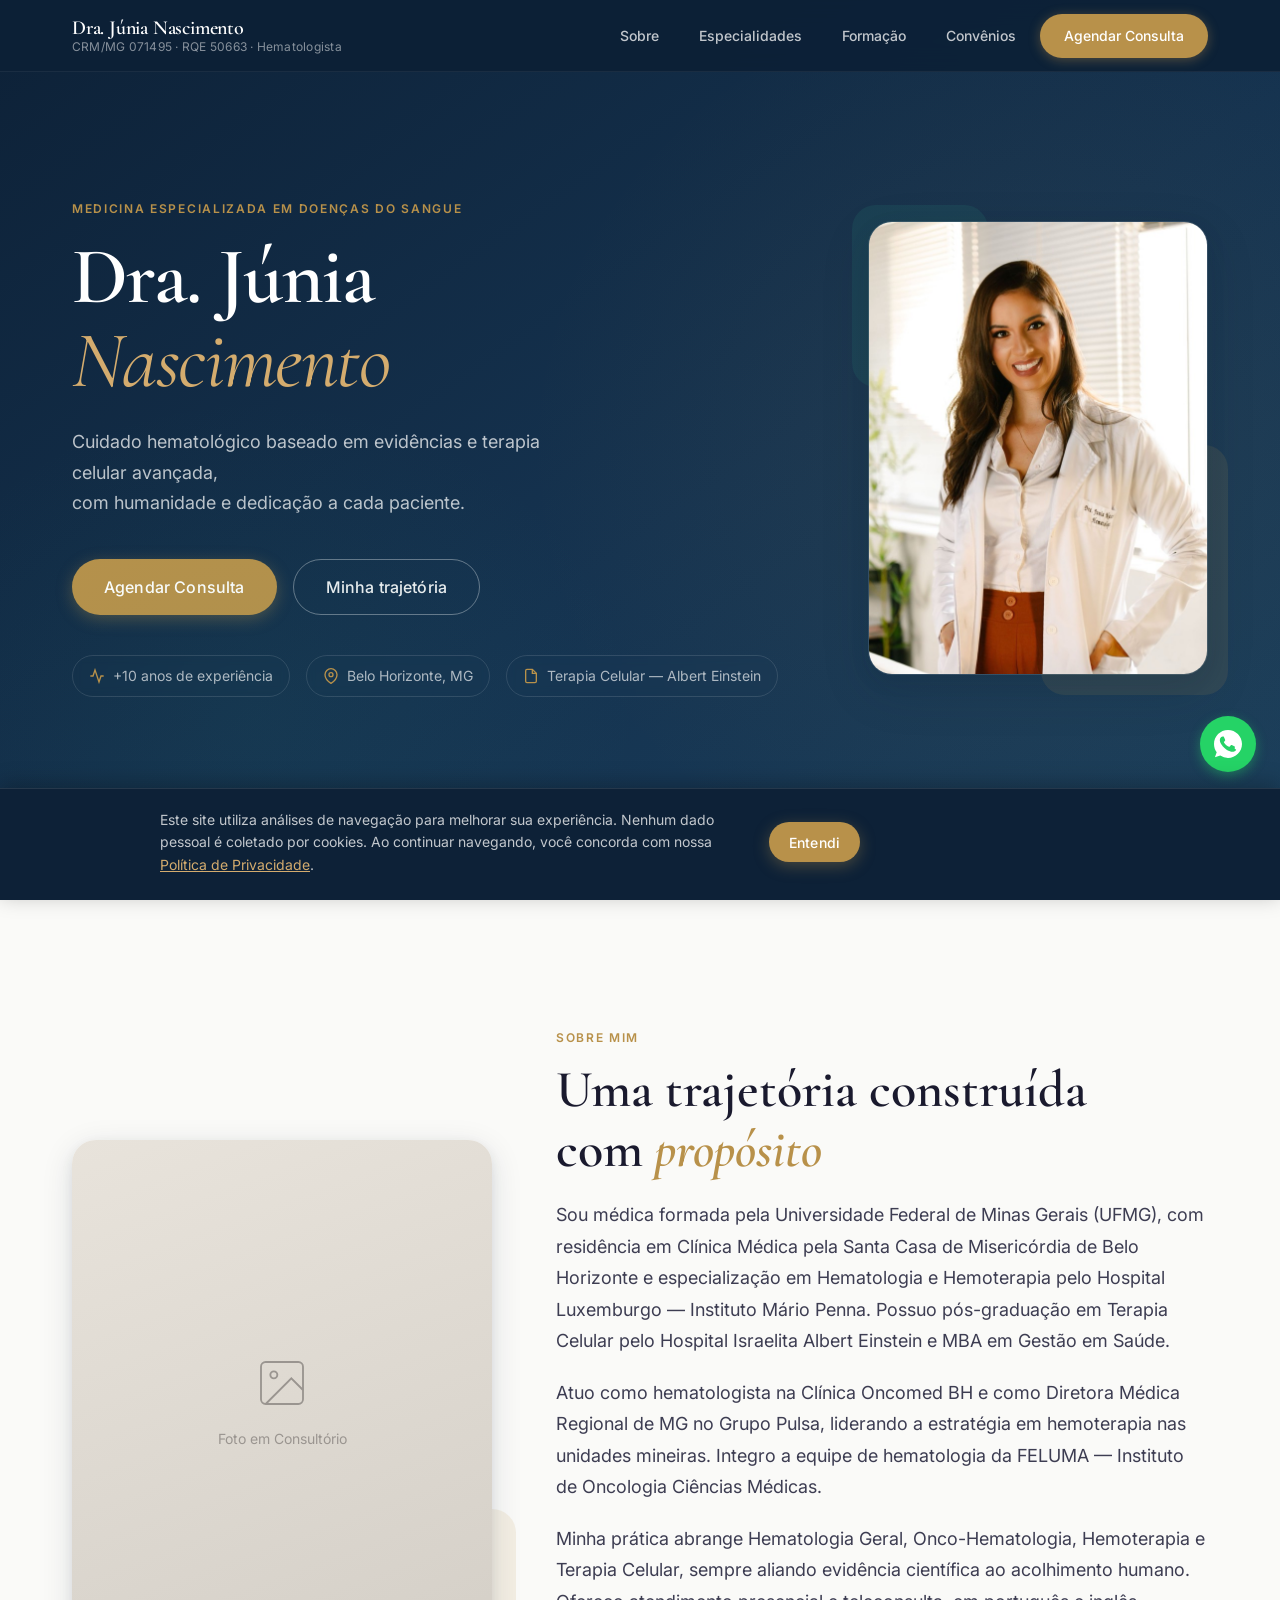
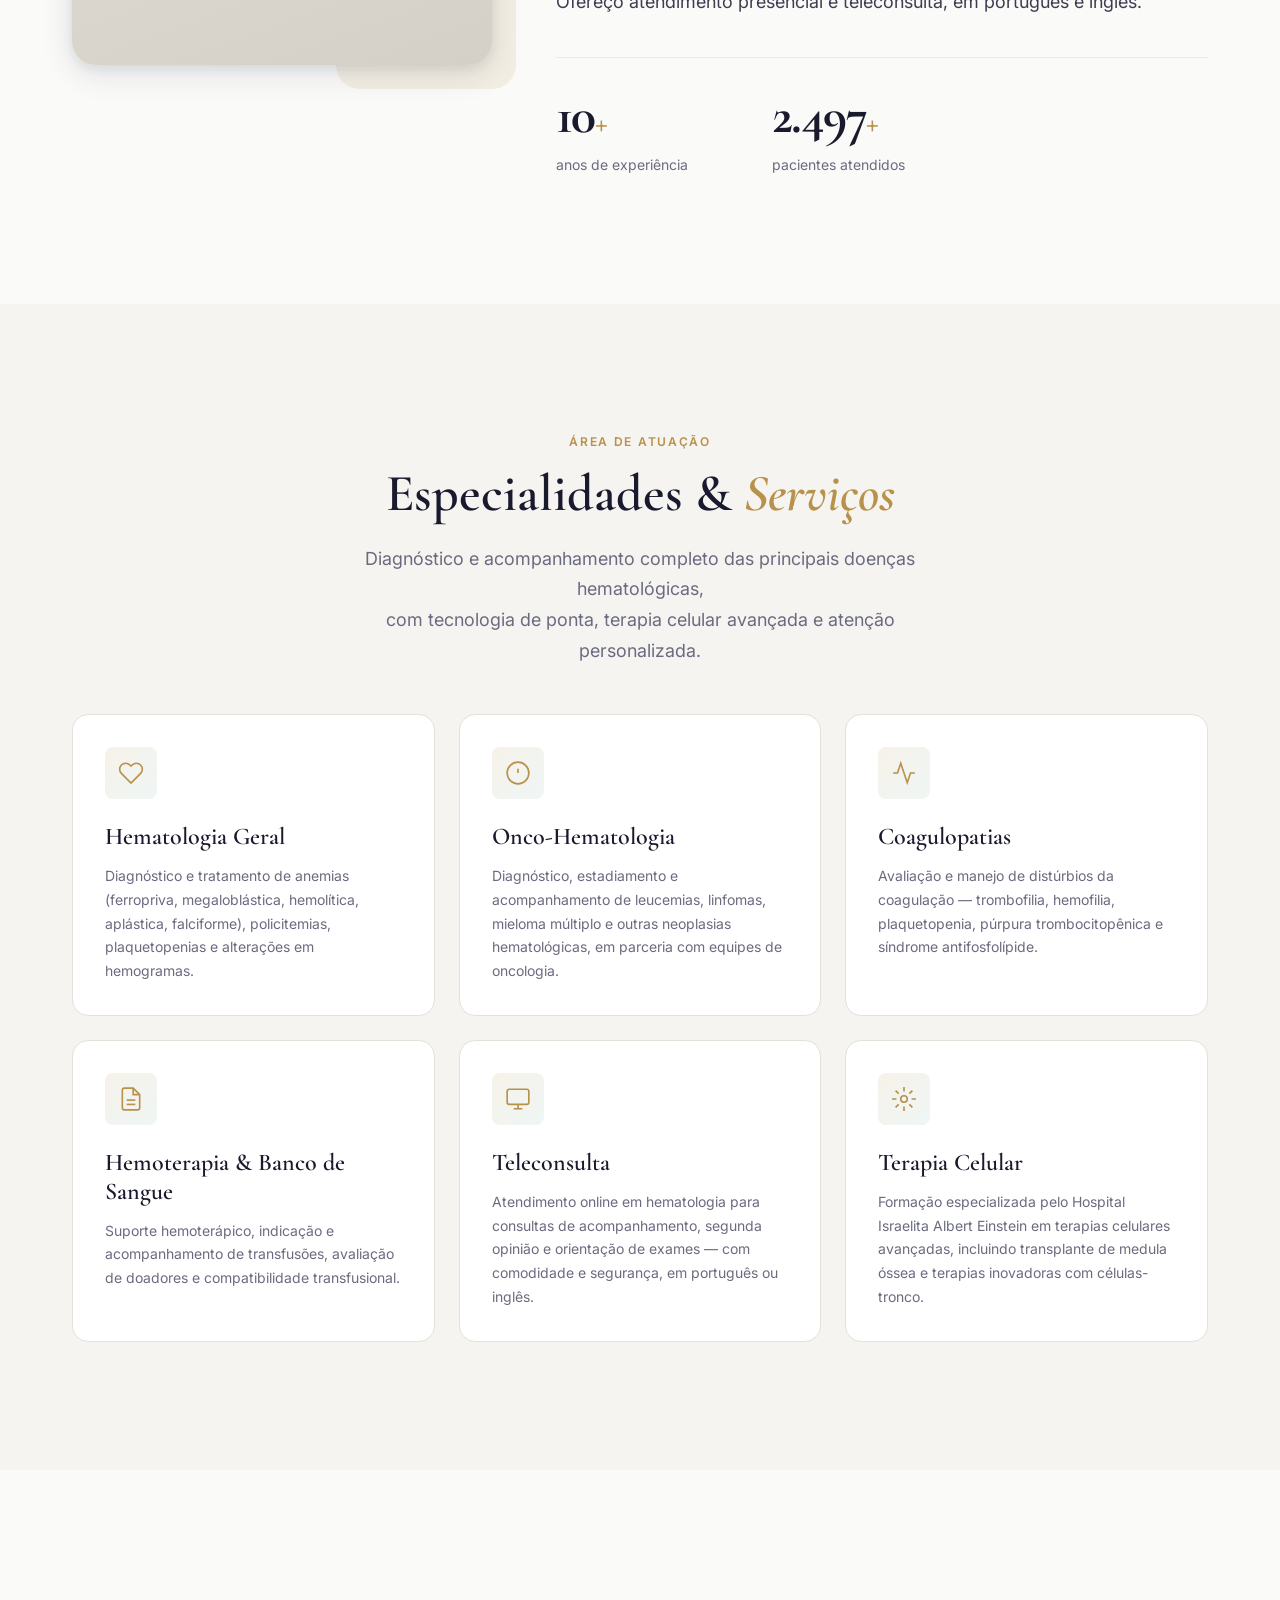
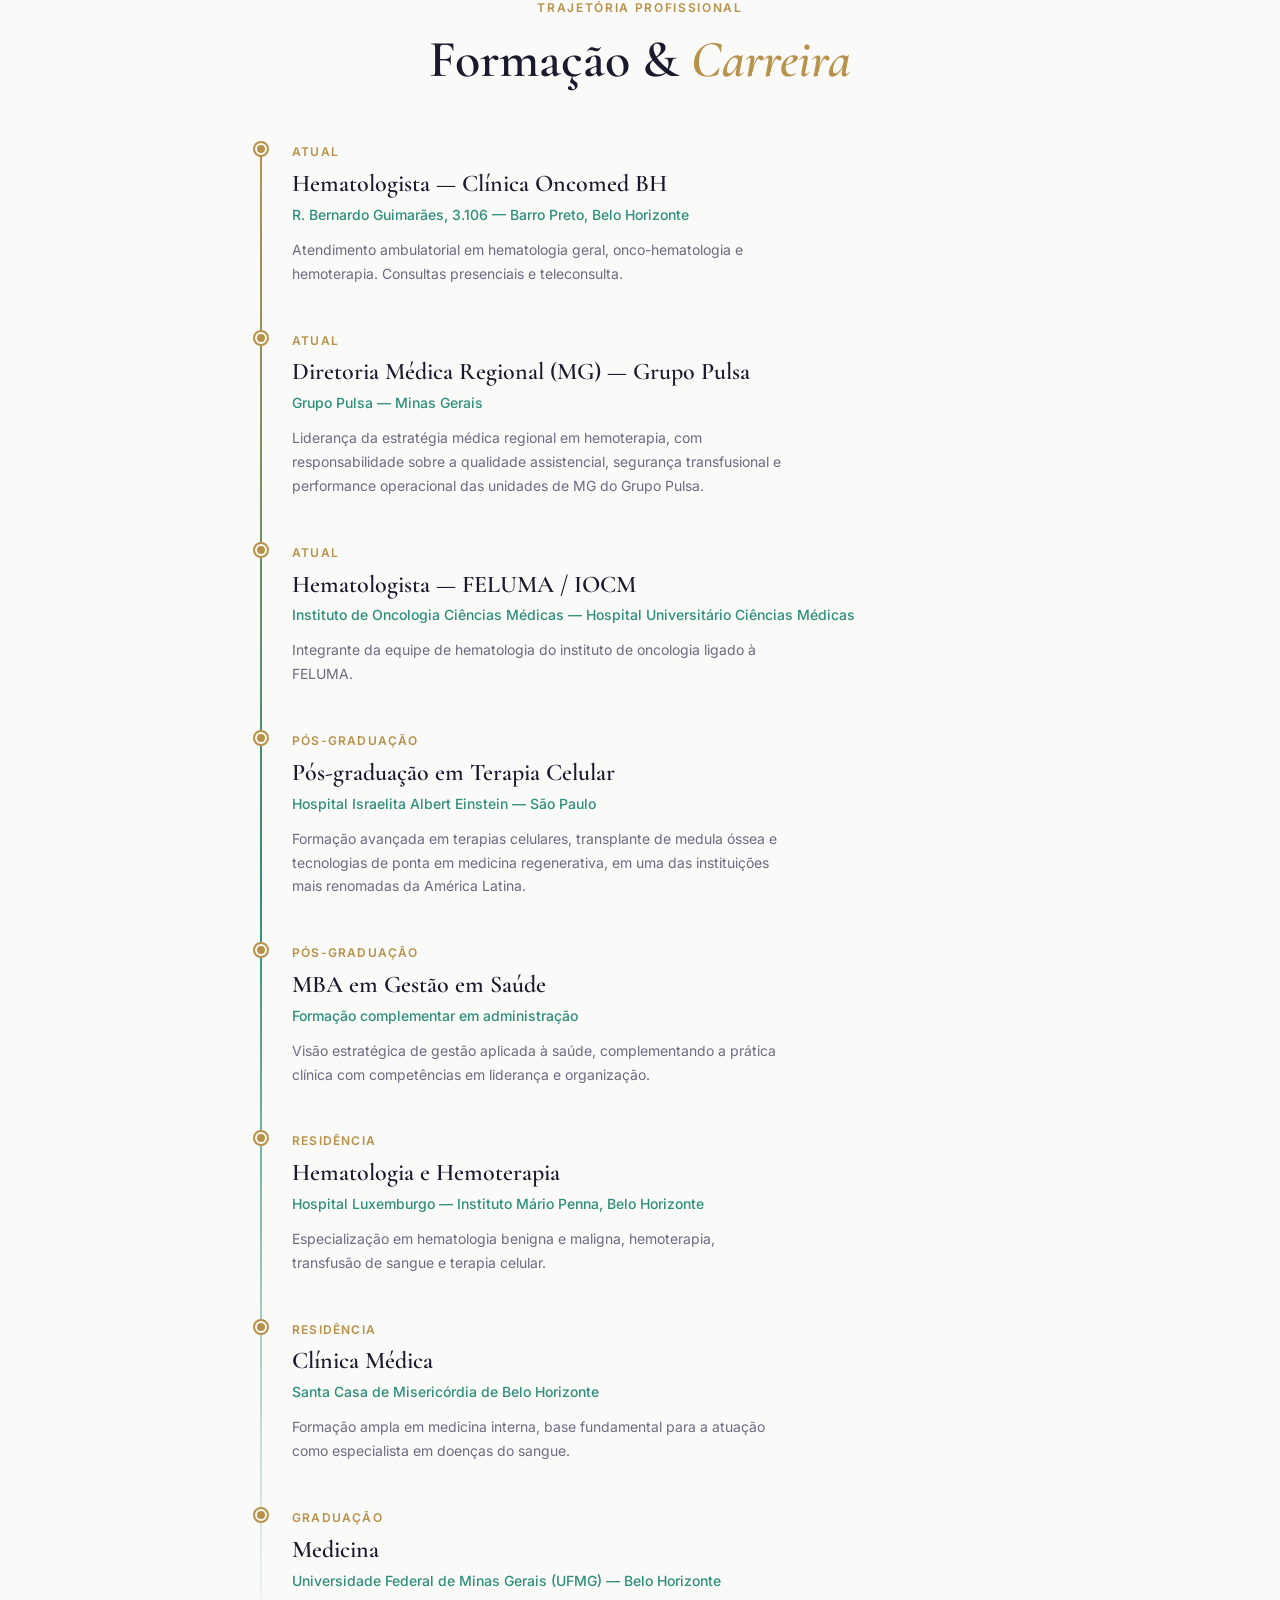
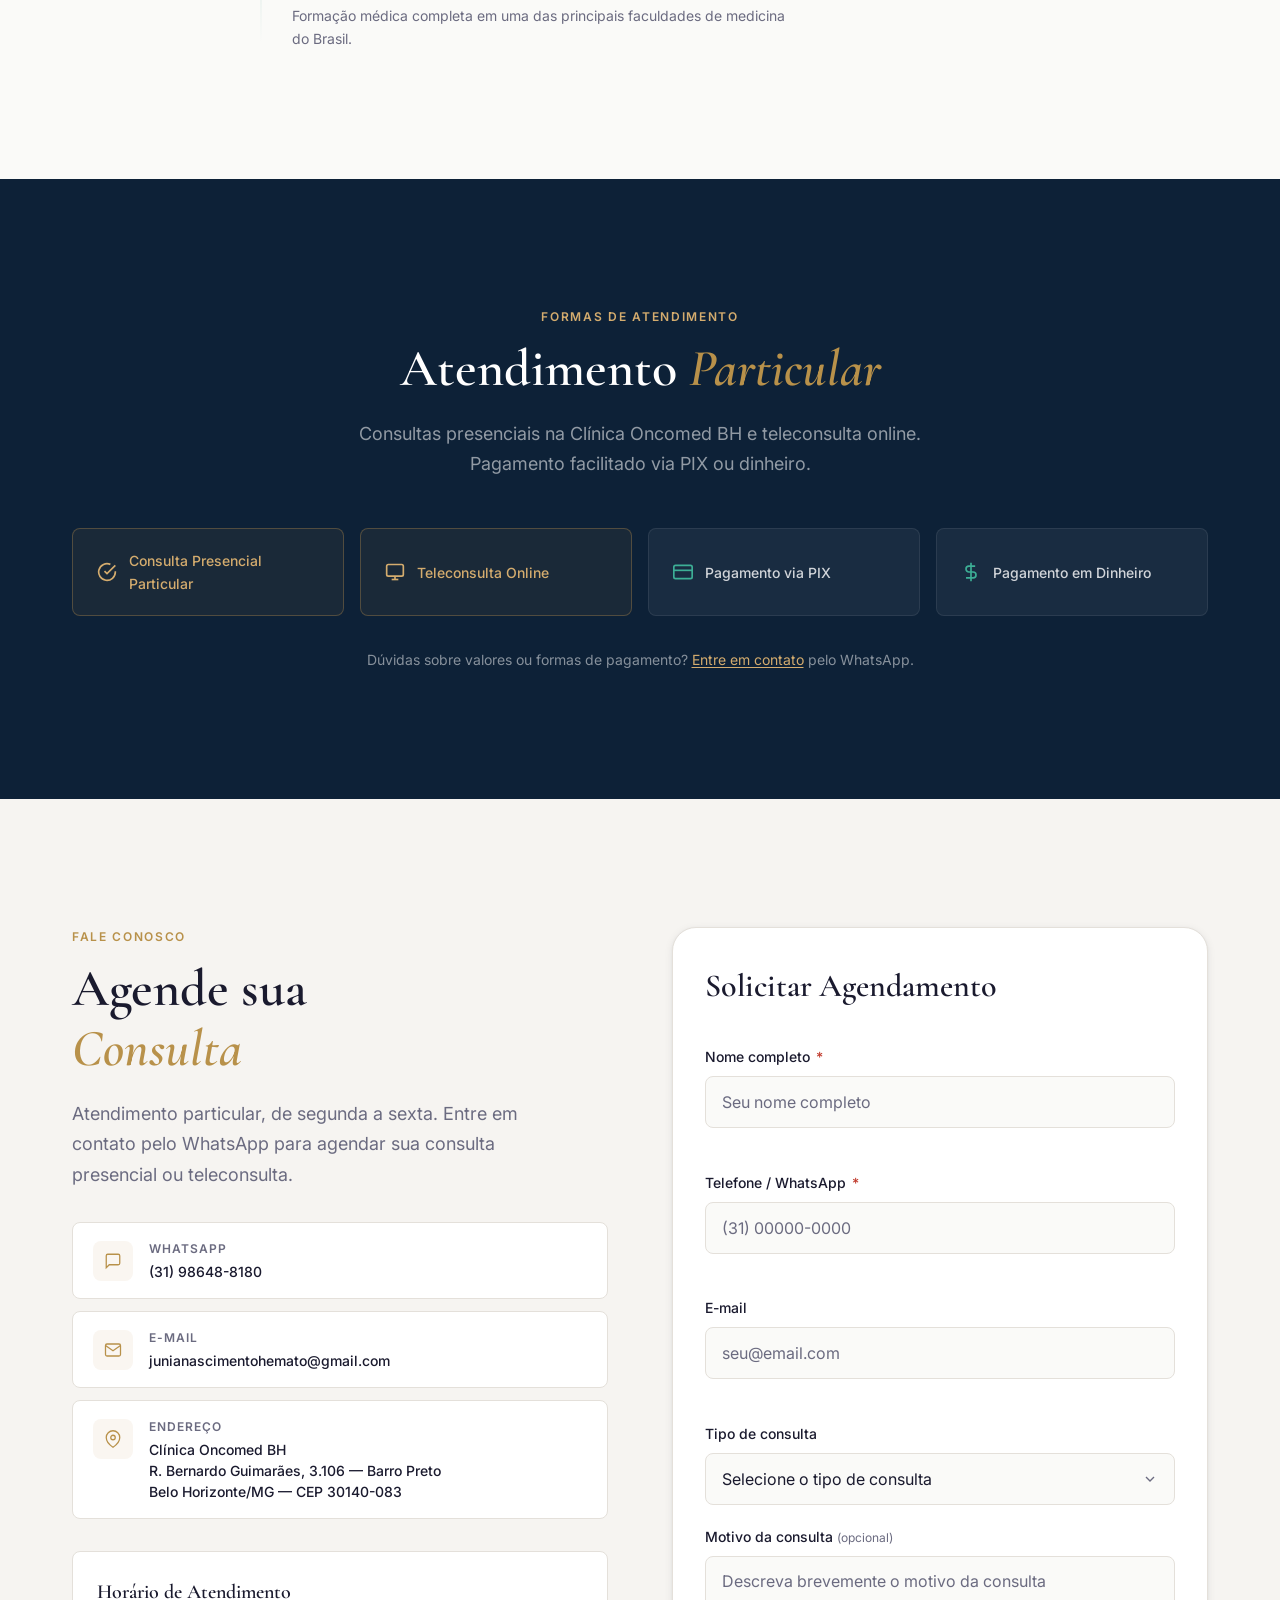
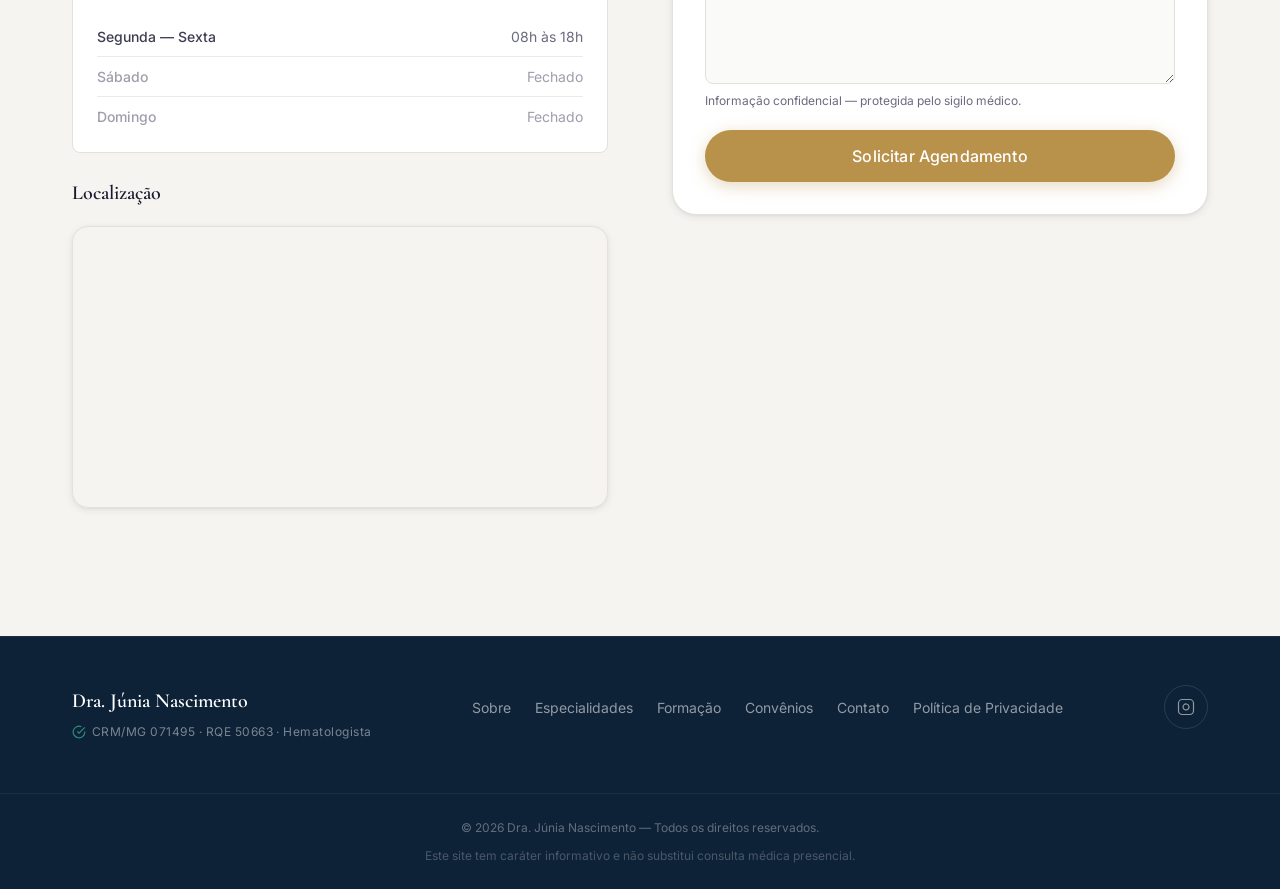
<file: index.html>
<!DOCTYPE html>
<html lang="pt-BR">
<head>
  <meta charset="UTF-8" />
  <meta name="viewport" content="width=device-width, initial-scale=1.0" />
  <meta name="description" content="Dra. Júnia Nascimento — Médica Hematologista em Belo Horizonte. Especialista em diagnóstico e tratamento de doenças do sangue, terapia celular e hemoterapia. Agende sua consulta." />
  <meta name="keywords" content="hematologista, Belo Horizonte, hematologia, terapia celular, hemoterapia, oncohematologia, coagulopatias, teleconsulta, Dra Júnia Nascimento" />
  <meta name="author" content="Dra. Júnia Nascimento" />
  <meta name="robots" content="index, follow" />
  <link rel="canonical" href="https://junianascimento.com.br/" />
  <title>Dra. Júnia Nascimento — Hematologista | Belo Horizonte</title>

  <!-- Open Graph / Facebook / WhatsApp -->
  <meta property="og:type" content="website" />
  <meta property="og:url" content="https://junianascimento.com.br/" />
  <meta property="og:title" content="Dra. Júnia Nascimento — Hematologista | Belo Horizonte" />
  <meta property="og:description" content="Médica Hematologista em Belo Horizonte. Especialista em doenças do sangue, terapia celular e hemoterapia. Pós-graduação pelo Hospital Albert Einstein. Agende sua consulta." />
  <meta property="og:image" content="https://junianascimento.com.br/img/perfil.jpg" />
  <meta property="og:locale" content="pt_BR" />
  <meta property="og:site_name" content="Dra. Júnia Nascimento — Hematologista" />

  <!-- Twitter Card -->
  <meta name="twitter:card" content="summary_large_image" />
  <meta name="twitter:title" content="Dra. Júnia Nascimento — Hematologista | Belo Horizonte" />
  <meta name="twitter:description" content="Médica Hematologista em BH. Especialista em doenças do sangue, terapia celular e hemoterapia. Agende sua consulta." />
  <meta name="twitter:image" content="https://junianascimento.com.br/img/perfil.jpg" />

  <!-- Favicon -->
  <link rel="icon" type="image/svg+xml" href="img/favicon.svg" />
  <link rel="apple-touch-icon" href="img/apple-touch-icon.png" />

  <!-- Schema.org — Physician -->
  <script type="application/ld+json">
  {
    "@context": "https://schema.org",
    "@type": "Physician",
    "name": "Dra. Júnia Nascimento",
    "description": "Médica Hematologista em Belo Horizonte. Especialista em doenças do sangue, terapia celular, onco-hematologia e hemoterapia.",
    "image": "https://junianascimento.com.br/img/perfil.jpg",
    "url": "https://junianascimento.com.br",
    "telephone": "+55-31-98648-8180",
    "email": "junianascimentohemato@gmail.com",
    "medicalSpecialty": "Hematology",
    "curriculumVitae": "CRM/MG 071495 · RQE 50663",
    "availableService": [
      { "@type": "MedicalProcedure", "name": "Hematologia Geral" },
      { "@type": "MedicalProcedure", "name": "Onco-Hematologia" },
      { "@type": "MedicalProcedure", "name": "Terapia Celular" },
      { "@type": "MedicalProcedure", "name": "Hemoterapia e Banco de Sangue" },
      { "@type": "MedicalProcedure", "name": "Coagulopatias" },
      { "@type": "MedicalProcedure", "name": "Teleconsulta" }
    ],
    "address": {
      "@type": "PostalAddress",
      "streetAddress": "R. Bernardo Guimarães, 3106 — Barro Preto",
      "addressLocality": "Belo Horizonte",
      "addressRegion": "MG",
      "postalCode": "30140-083",
      "addressCountry": "BR"
    },
    "geo": {
      "@type": "GeoCoordinates",
      "latitude": "-19.9332",
      "longitude": "-43.9456"
    },
    "openingHoursSpecification": {
      "@type": "OpeningHoursSpecification",
      "dayOfWeek": ["Monday", "Tuesday", "Wednesday", "Thursday", "Friday"],
      "opens": "08:00",
      "closes": "18:00"
    },
    "affiliation": {
      "@type": "MedicalOrganization",
      "name": "Grupo Pulsa — Diretoria Médica Regional MG",
      "department": "Hemoterapia",
      "address": {
        "@type": "PostalAddress",
        "addressRegion": "MG",
        "addressCountry": "BR"
      }
    },
    "sameAs": [
      "https://www.instagram.com/junianascimento.hemato/"
    ]
  }
  </script>

  <!-- Preload hero image -->
  <link rel="preload" as="image" href="img/perfil.jpg" />

  <link rel="preconnect" href="https://fonts.googleapis.com" />
  <link rel="preconnect" href="https://fonts.gstatic.com" crossorigin />
  <link href="https://fonts.googleapis.com/css2?family=Cormorant+Garamond:ital,wght@0,400;0,500;0,600;0,700;1,400;1,600&family=Inter:wght@300;400;500;600&display=swap" rel="stylesheet" />
  <link rel="stylesheet" href="style.css" />
</head>
<body>

  <!-- SKIP LINK -->
  <a href="#main" class="skip-link">Ir para o conteúdo principal</a>

  <!-- HEADER -->
  <header class="header" id="header" role="banner">
    <div class="container header__inner">
      <a href="#hero" class="header__logo" aria-label="Início — Dra. Júnia Nascimento">
        <span class="header__logo-name">Dra. Júnia Nascimento</span>
        <span class="header__logo-crm">CRM/MG 071495 · RQE 50663 · Hematologista</span>
      </a>

      <button class="header__menu-btn" aria-label="Abrir menu de navegação" aria-expanded="false" aria-controls="nav-menu">
        <span class="header__menu-bar"></span>
        <span class="header__menu-bar"></span>
        <span class="header__menu-bar"></span>
      </button>

      <nav id="nav-menu" class="nav" aria-label="Navegação principal">
        <ul class="nav__list" role="list">
          <li><a href="#sobre"          class="nav__link">Sobre</a></li>
          <li><a href="#especialidades" class="nav__link">Especialidades</a></li>
          <li><a href="#formacao"       class="nav__link">Formação</a></li>
          <li><a href="#convenios"      class="nav__link">Convênios</a></li>
          <li><a href="#contato"        class="nav__link nav__link--cta">Agendar Consulta</a></li>
        </ul>
      </nav>
    </div>
  </header>

  <main id="main">

    <!-- ── HERO ─────────────────────────────────────────────────── -->
    <section id="hero" class="hero" aria-label="Apresentação profissional">
      <div class="hero__bg" aria-hidden="true"></div>

      <div class="container hero__inner">
        <div class="hero__content reveal">
          <span class="hero__eyebrow">Medicina Especializada em Doenças do Sangue</span>
          <h1 class="hero__name">
            Dra. Júnia<br />
            <em>Nascimento</em>
          </h1>
          <p class="hero__tagline">
            Cuidado hematológico baseado em evidências e terapia celular avançada,<br class="hide-sm" />
            com humanidade e dedicação a cada paciente.
          </p>
          <div class="hero__actions">
            <a href="#contato" class="btn btn--primary">Agendar Consulta</a>
            <a href="#sobre"   class="btn btn--outline">Minha trajetória</a>
          </div>
          <ul class="hero__badges" role="list" aria-label="Destaques">
            <li class="hero__badge">
              <svg width="16" height="16" viewBox="0 0 24 24" fill="none" stroke="currentColor" stroke-width="2" aria-hidden="true"><polyline points="22,12 18,12 15,21 9,3 6,12 2,12"/></svg>
              +10 anos de experiência
            </li>
            <li class="hero__badge">
              <svg width="16" height="16" viewBox="0 0 24 24" fill="none" stroke="currentColor" stroke-width="2" aria-hidden="true"><path d="M21 10c0 7-9 13-9 13s-9-6-9-13a9 9 0 0 1 18 0z"/><circle cx="12" cy="10" r="3"/></svg>
              Belo Horizonte, MG
            </li>
            <li class="hero__badge">
              <svg width="16" height="16" viewBox="0 0 24 24" fill="none" stroke="currentColor" stroke-width="2" aria-hidden="true"><path d="M14 2H6a2 2 0 0 0-2 2v16a2 2 0 0 0 2 2h12a2 2 0 0 0 2-2V8z"/><polyline points="14,2 14,8 20,8"/></svg>
              Terapia Celular — Albert Einstein
            </li>
          </ul>
        </div>

        <div class="hero__visual reveal reveal--right" aria-hidden="true">
          <div class="hero__photo-frame">
            <img
                src="img/perfil.jpg"
                alt="Dra. Júnia Nascimento, médica hematologista em Belo Horizonte"
                class="hero__photo-img"
                width="680"
                height="1020"
                loading="eager"
              />
          </div>
          <div class="hero__deco hero__deco--1"></div>
          <div class="hero__deco hero__deco--2"></div>
        </div>
      </div>

      <a href="#sobre" class="hero__scroll" aria-label="Rolar para próxima seção">
        <svg width="18" height="18" viewBox="0 0 24 24" fill="none" stroke="currentColor" stroke-width="1.5" aria-hidden="true"><path d="M12 5v14M5 12l7 7 7-7"/></svg>
      </a>
    </section>

    <!-- ── SOBRE ──────────────────────────────────────────────────── -->
    <section id="sobre" class="section sobre" aria-labelledby="sobre-title">
      <div class="container sobre__inner">

        <figure class="sobre__figure reveal">
          <div class="sobre__photo-frame">
            <div class="sobre__photo-placeholder" role="img" aria-label="Foto da Dra. Júnia Nascimento">
              <svg width="56" height="56" viewBox="0 0 24 24" fill="none" stroke="currentColor" stroke-width="0.8" aria-hidden="true"><rect x="3" y="3" width="18" height="18" rx="2"/><circle cx="8.5" cy="8.5" r="1.5"/><polyline points="21,15 16,10 5,21"/></svg>
              <span>Foto em Consultório</span>
            </div>
          </div>
          <div class="sobre__photo-accent" aria-hidden="true"></div>
        </figure>

        <div class="sobre__content reveal reveal--right">
          <span class="section__label">Sobre mim</span>
          <h2 id="sobre-title" class="section__title">
            Uma trajetória construída<br />com <em>propósito</em>
          </h2>
          <p>
            Sou médica formada pela Universidade Federal de Minas Gerais (UFMG), com residência em Clínica Médica pela Santa Casa de Misericórdia de Belo Horizonte e especialização em Hematologia e Hemoterapia pelo Hospital Luxemburgo — Instituto Mário Penna. Possuo pós-graduação em Terapia Celular pelo Hospital Israelita Albert Einstein e MBA em Gestão em Saúde.
          </p>
          <p>
            Atuo como hematologista na Clínica Oncomed BH e como Diretora Médica Regional de MG no Grupo Pulsa, liderando a estratégia em hemoterapia nas unidades mineiras. Integro a equipe de hematologia da FELUMA — Instituto de Oncologia Ciências Médicas.
          </p>
          <p>
            Minha prática abrange Hematologia Geral, Onco-Hematologia, Hemoterapia e Terapia Celular, sempre aliando evidência científica ao acolhimento humano. Ofereço atendimento presencial e teleconsulta, em português e inglês.
          </p>

          <ul class="stats" role="list" aria-label="Números da carreira">
            <li class="stat">
              <span class="stat__number" data-target="10">0</span><span class="stat__plus">+</span>
              <span class="stat__label">anos de experiência</span>
            </li>
            <li class="stat">
              <span class="stat__number" data-target="2500">0</span><span class="stat__plus">+</span>
              <span class="stat__label">pacientes atendidos</span>
            </li>
          </ul>
        </div>

      </div>
    </section>

    <!-- ── ESPECIALIDADES ─────────────────────────────────────────── -->
    <section id="especialidades" class="section especialidades" aria-labelledby="esp-title">
      <div class="container">
        <header class="section__header reveal">
          <span class="section__label">Área de atuação</span>
          <h2 id="esp-title" class="section__title">Especialidades &amp; <em>Serviços</em></h2>
          <p class="section__subtitle">
            Diagnóstico e acompanhamento completo das principais doenças hematológicas,<br class="hide-sm" />
            com tecnologia de ponta, terapia celular avançada e atenção personalizada.
          </p>
        </header>

        <ul class="cards" role="list">

          <li class="card reveal" style="--i:0">
            <div class="card__icon" aria-hidden="true">
              <svg viewBox="0 0 24 24" fill="none" stroke="currentColor" stroke-width="1.5"><path d="M20.84 4.61a5.5 5.5 0 0 0-7.78 0L12 5.67l-1.06-1.06a5.5 5.5 0 0 0-7.78 7.78l1.06 1.06L12 21.23l7.78-7.78 1.06-1.06a5.5 5.5 0 0 0 0-7.78z"/></svg>
            </div>
            <h3 class="card__title">Hematologia Geral</h3>
            <p class="card__text">Diagnóstico e tratamento de anemias (ferropriva, megaloblástica, hemolítica, aplástica, falciforme), policitemias, plaquetopenias e alterações em hemogramas.</p>
          </li>

          <li class="card reveal" style="--i:1">
            <div class="card__icon" aria-hidden="true">
              <svg viewBox="0 0 24 24" fill="none" stroke="currentColor" stroke-width="1.5"><circle cx="12" cy="12" r="10"/><line x1="12" y1="8" x2="12" y2="12"/><line x1="12" y1="16" x2="12.01" y2="16"/></svg>
            </div>
            <h3 class="card__title">Onco-Hematologia</h3>
            <p class="card__text">Diagnóstico, estadiamento e acompanhamento de leucemias, linfomas, mieloma múltiplo e outras neoplasias hematológicas, em parceria com equipes de oncologia.</p>
          </li>

          <li class="card reveal" style="--i:2">
            <div class="card__icon" aria-hidden="true">
              <svg viewBox="0 0 24 24" fill="none" stroke="currentColor" stroke-width="1.5"><path d="M22 12h-4l-3 9L9 3l-3 9H2"/></svg>
            </div>
            <h3 class="card__title">Coagulopatias</h3>
            <p class="card__text">Avaliação e manejo de distúrbios da coagulação — trombofilia, hemofilia, plaquetopenia, púrpura trombocitopênica e síndrome antifosfolípide.</p>
          </li>

          <li class="card reveal" style="--i:3">
            <div class="card__icon" aria-hidden="true">
              <svg viewBox="0 0 24 24" fill="none" stroke="currentColor" stroke-width="1.5"><path d="M14 2H6a2 2 0 0 0-2 2v16a2 2 0 0 0 2 2h12a2 2 0 0 0 2-2V8z"/><polyline points="14,2 14,8 20,8"/><line x1="16" y1="13" x2="8" y2="13"/><line x1="16" y1="17" x2="8" y2="17"/></svg>
            </div>
            <h3 class="card__title">Hemoterapia &amp; Banco de Sangue</h3>
            <p class="card__text">Suporte hemoterápico, indicação e acompanhamento de transfusões, avaliação de doadores e compatibilidade transfusional.</p>
          </li>

          <li class="card reveal" style="--i:4">
            <div class="card__icon" aria-hidden="true">
              <svg viewBox="0 0 24 24" fill="none" stroke="currentColor" stroke-width="1.5"><rect x="2" y="3" width="20" height="14" rx="2"/><line x1="8" y1="21" x2="16" y2="21"/><line x1="12" y1="17" x2="12" y2="21"/></svg>
            </div>
            <h3 class="card__title">Teleconsulta</h3>
            <p class="card__text">Atendimento online em hematologia para consultas de acompanhamento, segunda opinião e orientação de exames — com comodidade e segurança, em português ou inglês.</p>
          </li>

          <li class="card reveal" style="--i:5">
            <div class="card__icon" aria-hidden="true">
              <svg viewBox="0 0 24 24" fill="none" stroke="currentColor" stroke-width="1.5"><circle cx="12" cy="12" r="3"/><path d="M12 1v4M12 19v4M4.22 4.22l2.83 2.83M16.95 16.95l2.83 2.83M1 12h4M19 12h4M4.22 19.78l2.83-2.83M16.95 7.05l2.83-2.83"/></svg>
            </div>
            <h3 class="card__title">Terapia Celular</h3>
            <p class="card__text">Formação especializada pelo Hospital Israelita Albert Einstein em terapias celulares avançadas, incluindo transplante de medula óssea e terapias inovadoras com células-tronco.</p>
          </li>

        </ul>
      </div>
    </section>

    <!-- ── FORMAÇÃO ───────────────────────────────────────────────── -->
    <section id="formacao" class="section formacao" aria-labelledby="form-title">
      <div class="container">
        <header class="section__header reveal">
          <span class="section__label">Trajetória profissional</span>
          <h2 id="form-title" class="section__title">Formação &amp; <em>Carreira</em></h2>
        </header>

        <ol class="timeline" aria-label="Linha do tempo da formação profissional">

          <li class="timeline__item reveal">
            <div class="timeline__dot" aria-hidden="true"></div>
            <div class="timeline__body">
              <time class="timeline__period">Atual</time>
              <h3 class="timeline__title">Hematologista — Clínica Oncomed BH</h3>
              <p class="timeline__org">R. Bernardo Guimarães, 3.106 — Barro Preto, Belo Horizonte</p>
              <p class="timeline__desc">Atendimento ambulatorial em hematologia geral, onco-hematologia e hemoterapia. Consultas presenciais e teleconsulta.</p>
            </div>
          </li>

          <li class="timeline__item reveal">
            <div class="timeline__dot" aria-hidden="true"></div>
            <div class="timeline__body">
              <time class="timeline__period">Atual</time>
              <h3 class="timeline__title">Diretoria Médica Regional (MG) — Grupo Pulsa</h3>
              <p class="timeline__org">Grupo Pulsa — Minas Gerais</p>
              <p class="timeline__desc">Liderança da estratégia médica regional em hemoterapia, com responsabilidade sobre a qualidade assistencial, segurança transfusional e performance operacional das unidades de MG do Grupo Pulsa.</p>
            </div>
          </li>

          <li class="timeline__item reveal">
            <div class="timeline__dot" aria-hidden="true"></div>
            <div class="timeline__body">
              <time class="timeline__period">Atual</time>
              <h3 class="timeline__title">Hematologista — FELUMA / IOCM</h3>
              <p class="timeline__org">Instituto de Oncologia Ciências Médicas — Hospital Universitário Ciências Médicas</p>
              <p class="timeline__desc">Integrante da equipe de hematologia do instituto de oncologia ligado à FELUMA.</p>
            </div>
          </li>

          <li class="timeline__item reveal">
            <div class="timeline__dot" aria-hidden="true"></div>
            <div class="timeline__body">
              <time class="timeline__period">Pós-graduação</time>
              <h3 class="timeline__title">Pós-graduação em Terapia Celular</h3>
              <p class="timeline__org">Hospital Israelita Albert Einstein — São Paulo</p>
              <p class="timeline__desc">Formação avançada em terapias celulares, transplante de medula óssea e tecnologias de ponta em medicina regenerativa, em uma das instituições mais renomadas da América Latina.</p>
            </div>
          </li>

          <li class="timeline__item reveal">
            <div class="timeline__dot" aria-hidden="true"></div>
            <div class="timeline__body">
              <time class="timeline__period">Pós-graduação</time>
              <h3 class="timeline__title">MBA em Gestão em Saúde</h3>
              <p class="timeline__org">Formação complementar em administração</p>
              <p class="timeline__desc">Visão estratégica de gestão aplicada à saúde, complementando a prática clínica com competências em liderança e organização.</p>
            </div>
          </li>

          <li class="timeline__item reveal">
            <div class="timeline__dot" aria-hidden="true"></div>
            <div class="timeline__body">
              <time class="timeline__period">Residência</time>
              <h3 class="timeline__title">Hematologia e Hemoterapia</h3>
              <p class="timeline__org">Hospital Luxemburgo — Instituto Mário Penna, Belo Horizonte</p>
              <p class="timeline__desc">Especialização em hematologia benigna e maligna, hemoterapia, transfusão de sangue e terapia celular.</p>
            </div>
          </li>

          <li class="timeline__item reveal">
            <div class="timeline__dot" aria-hidden="true"></div>
            <div class="timeline__body">
              <time class="timeline__period">Residência</time>
              <h3 class="timeline__title">Clínica Médica</h3>
              <p class="timeline__org">Santa Casa de Misericórdia de Belo Horizonte</p>
              <p class="timeline__desc">Formação ampla em medicina interna, base fundamental para a atuação como especialista em doenças do sangue.</p>
            </div>
          </li>

          <li class="timeline__item reveal">
            <div class="timeline__dot" aria-hidden="true"></div>
            <div class="timeline__body">
              <time class="timeline__period">Graduação</time>
              <h3 class="timeline__title">Medicina</h3>
              <p class="timeline__org">Universidade Federal de Minas Gerais (UFMG) — Belo Horizonte</p>
              <p class="timeline__desc">Formação médica completa em uma das principais faculdades de medicina do Brasil.</p>
            </div>
          </li>

        </ol>
      </div>
    </section>

    <!-- ── ATENDIMENTO ──────────────────────────────────────────── -->
    <section id="convenios" class="section convenios" aria-labelledby="conv-title">
      <div class="container">
        <header class="section__header reveal">
          <span class="section__label">Formas de atendimento</span>
          <h2 id="conv-title" class="section__title">Atendimento <em>Particular</em></h2>
          <p class="section__subtitle">Consultas presenciais na Clínica Oncomed BH e teleconsulta online. Pagamento facilitado via PIX ou dinheiro.</p>
        </header>

        <ul class="convenios__grid reveal" role="list" aria-label="Formas de atendimento disponíveis">
          <li class="convenio convenio--highlight">
            <svg width="20" height="20" viewBox="0 0 24 24" fill="none" stroke="currentColor" stroke-width="2" aria-hidden="true"><path d="M22 11.08V12a10 10 0 1 1-5.93-9.14"/><polyline points="22,4 12,14.01 9,11.01"/></svg>
            Consulta Presencial Particular
          </li>
          <li class="convenio convenio--highlight">
            <svg width="20" height="20" viewBox="0 0 24 24" fill="none" stroke="currentColor" stroke-width="2" aria-hidden="true"><rect x="2" y="3" width="20" height="14" rx="2"/><line x1="8" y1="21" x2="16" y2="21"/><line x1="12" y1="17" x2="12" y2="21"/></svg>
            Teleconsulta Online
          </li>
          <li class="convenio">
            <svg width="20" height="20" viewBox="0 0 24 24" fill="none" stroke="currentColor" stroke-width="2" aria-hidden="true"><rect x="1" y="4" width="22" height="16" rx="2"/><line x1="1" y1="10" x2="23" y2="10"/></svg>
            Pagamento via PIX
          </li>
          <li class="convenio">
            <svg width="20" height="20" viewBox="0 0 24 24" fill="none" stroke="currentColor" stroke-width="2" aria-hidden="true"><line x1="12" y1="1" x2="12" y2="23"/><path d="M17 5H9.5a3.5 3.5 0 0 0 0 7h5a3.5 3.5 0 0 1 0 7H6"/></svg>
            Pagamento em Dinheiro
          </li>
        </ul>

        <p class="convenios__note reveal">
          Dúvidas sobre valores ou formas de pagamento?
          <a href="#contato">Entre em contato</a> pelo WhatsApp.
        </p>
      </div>
    </section>

    <!-- ── CONTATO ────────────────────────────────────────────────── -->
    <section id="contato" class="section contato" aria-labelledby="contato-title">
      <div class="container contato__inner">

        <!-- Info -->
        <div class="contato__info reveal">
          <span class="section__label">Fale conosco</span>
          <h2 id="contato-title" class="section__title">Agende sua<br /><em>Consulta</em></h2>
          <p class="contato__desc">
            Atendimento particular, de segunda a sexta. Entre em contato pelo WhatsApp para agendar sua consulta presencial ou teleconsulta.
          </p>

          <ul class="contact-list" role="list">
            <li>
              <a href="https://wa.me/5531986488180" class="contact-item" target="_blank" rel="noopener noreferrer" aria-label="Enviar mensagem no WhatsApp: (31) 98648-8180">
                <span class="contact-item__icon" aria-hidden="true">
                  <svg viewBox="0 0 24 24" fill="none" stroke="currentColor" stroke-width="1.7"><path d="M21 15a2 2 0 0 1-2 2H7l-4 4V5a2 2 0 0 1 2-2h14a2 2 0 0 1 2 2z"/></svg>
                </span>
                <div>
                  <span class="contact-item__label">WhatsApp</span>
                  <span class="contact-item__value">(31) 98648-8180</span>
                </div>
              </a>
            </li>
            <li>
              <a href="mailto:junianascimentohemato@gmail.com" class="contact-item" aria-label="Enviar e-mail para junianascimentohemato@gmail.com">
                <span class="contact-item__icon" aria-hidden="true">
                  <svg viewBox="0 0 24 24" fill="none" stroke="currentColor" stroke-width="1.7"><path d="M4 4h16c1.1 0 2 .9 2 2v12c0 1.1-.9 2-2 2H4c-1.1 0-2-.9-2-2V6c0-1.1.9-2 2-2z"/><polyline points="22,6 12,13 2,6"/></svg>
                </span>
                <div>
                  <span class="contact-item__label">E-mail</span>
                  <span class="contact-item__value">junianascimentohemato@gmail.com</span>
                </div>
              </a>
            </li>
            <li>
              <div class="contact-item contact-item--static">
                <span class="contact-item__icon" aria-hidden="true">
                  <svg viewBox="0 0 24 24" fill="none" stroke="currentColor" stroke-width="1.7"><path d="M21 10c0 7-9 13-9 13s-9-6-9-13a9 9 0 0 1 18 0z"/><circle cx="12" cy="10" r="3"/></svg>
                </span>
                <div>
                  <span class="contact-item__label">Endereço</span>
                  <span class="contact-item__value">Clínica Oncomed BH<br />R. Bernardo Guimarães, 3.106 — Barro Preto<br />Belo Horizonte/MG — CEP 30140-083</span>
                </div>
              </div>
            </li>
          </ul>

          <div class="horario">
            <h3 class="horario__title">Horário de Atendimento</h3>
            <dl class="horario__list">
              <div class="horario__row"><dt>Segunda — Sexta</dt><dd>08h às 18h</dd></div>
              <div class="horario__row horario__row--off"><dt>Sábado</dt><dd>Fechado</dd></div>
              <div class="horario__row horario__row--off"><dt>Domingo</dt><dd>Fechado</dd></div>
            </dl>
          </div>

          <div class="contato__map reveal">
            <h3 class="map__title">Localização</h3>
            <div class="map__wrapper">
              <iframe
                src="https://www.google.com/maps/embed?pb=!1m18!1m12!1m3!1d3750.8!2d-43.9478!3d-19.9332!2m3!1f0!2f0!3f0!3m2!1i1024!2i768!4f13.1!3m3!1m2!1s0xa697e5f0a88a2d%3A0x0!2sR.%20Bernardo%20Guimar%C3%A3es%2C%203106%20-%20Barro%20Preto%2C%20Belo%20Horizonte%20-%20MG!5e0!3m2!1spt-BR!2sbr!4v1"
                width="100%"
                height="280"
                style="border:0; border-radius: var(--radius-lg);"
                allowfullscreen=""
                loading="lazy"
                referrerpolicy="no-referrer-when-downgrade"
                title="Mapa — Clínica Oncomed BH, R. Bernardo Guimarães, 3106, Barro Preto, Belo Horizonte"
              ></iframe>
            </div>
          </div>
        </div>

        <!-- Form -->
        <div class="contato__form-wrap reveal reveal--right">
          <form class="form" id="contact-form" novalidate aria-label="Formulário de solicitação de agendamento">
            <h3 class="form__title">Solicitar Agendamento</h3>

            <div class="form__group">
              <label for="f-nome" class="form__label">
                Nome completo
                <span aria-hidden="true" class="form__required">*</span>
                <span class="sr-only">(obrigatório)</span>
              </label>
              <input type="text" id="f-nome" name="nome" class="form__input" placeholder="Seu nome completo" required autocomplete="name" aria-describedby="err-nome" />
              <span id="err-nome" class="form__error" role="alert" aria-live="polite"></span>
            </div>

            <div class="form__group">
              <label for="f-tel" class="form__label">
                Telefone / WhatsApp
                <span aria-hidden="true" class="form__required">*</span>
                <span class="sr-only">(obrigatório)</span>
              </label>
              <input type="tel" id="f-tel" name="telefone" class="form__input" placeholder="(31) 00000-0000" required autocomplete="tel" aria-describedby="err-tel" />
              <span id="err-tel" class="form__error" role="alert" aria-live="polite"></span>
            </div>

            <div class="form__group">
              <label for="f-email" class="form__label">E-mail</label>
              <input type="email" id="f-email" name="email" class="form__input" placeholder="seu@email.com" autocomplete="email" aria-describedby="err-email" />
              <span id="err-email" class="form__error" role="alert" aria-live="polite"></span>
            </div>

            <div class="form__group">
              <label for="f-tipo" class="form__label">Tipo de consulta</label>
              <select id="f-tipo" name="tipo" class="form__input form__select">
                <option value="">Selecione o tipo de consulta</option>
                <option>Consulta Presencial</option>
                <option>Teleconsulta Online</option>
                <option>Segunda Opinião</option>
              </select>
            </div>

            <div class="form__group">
              <label for="f-msg" class="form__label">Motivo da consulta <span class="form__optional">(opcional)</span></label>
              <textarea id="f-msg" name="mensagem" class="form__input form__textarea" rows="4" placeholder="Descreva brevemente o motivo da consulta" aria-describedby="hint-msg"></textarea>
              <span id="hint-msg" class="form__helper">Informação confidencial — protegida pelo sigilo médico.</span>
            </div>

            <button type="submit" class="btn btn--primary btn--full" id="submit-btn">
              <span class="btn__label">Solicitar Agendamento</span>
              <svg class="btn__spinner" viewBox="0 0 24 24" fill="none" stroke="currentColor" stroke-width="2" aria-hidden="true"><circle cx="12" cy="12" r="10" stroke-dasharray="60" stroke-dashoffset="15"/></svg>
            </button>

            <div id="form-success" class="form__success" role="status" aria-live="polite" hidden>
              <svg width="20" height="20" viewBox="0 0 24 24" fill="none" stroke="currentColor" stroke-width="2" aria-hidden="true"><path d="M22 11.08V12a10 10 0 1 1-5.93-9.14"/><polyline points="22,4 12,14.01 9,11.01"/></svg>
              Redirecionando para o WhatsApp — finalize o agendamento por lá!
            </div>
          </form>
        </div>

      </div>
    </section>

  </main>

  <!-- ── FOOTER ─────────────────────────────────────────────────── -->
  <footer class="footer" role="contentinfo">
    <div class="container footer__inner">
      <div class="footer__brand">
        <p class="footer__name">Dra. Júnia Nascimento</p>
        <p class="footer__meta">
          <a href="https://portal.cfm.org.br/busca-medicos/" target="_blank" rel="noopener noreferrer" class="crm-verify" aria-label="Verificar registro CRM/MG 071495 no portal do CFM">
            <svg width="14" height="14" viewBox="0 0 24 24" fill="none" stroke="currentColor" stroke-width="2" aria-hidden="true"><path d="M22 11.08V12a10 10 0 1 1-5.93-9.14"/><polyline points="22,4 12,14.01 9,11.01"/></svg>
            CRM/MG 071495 · RQE 50663 · Hematologista
          </a>
        </p>
      </div>

      <nav class="footer__nav" aria-label="Links rápidos">
        <a href="#sobre">Sobre</a>
        <a href="#especialidades">Especialidades</a>
        <a href="#formacao">Formação</a>
        <a href="#convenios">Convênios</a>
        <a href="#contato">Contato</a>
        <a href="privacidade.html">Política de Privacidade</a>
      </nav>

      <div class="footer__social" aria-label="Redes sociais">
        <a href="https://www.instagram.com/junianascimento.hemato/" class="footer__social-btn" aria-label="Instagram" target="_blank" rel="noopener noreferrer">
          <svg width="18" height="18" viewBox="0 0 24 24" fill="none" stroke="currentColor" stroke-width="1.6" aria-hidden="true"><rect x="2" y="2" width="20" height="20" rx="5"/><path d="M16 11.37A4 4 0 1 1 12.63 8 4 4 0 0 1 16 11.37z"/><line x1="17.5" y1="6.5" x2="17.51" y2="6.5"/></svg>
        </a>
      </div>
    </div>

    <div class="footer__bottom">
      <p>&copy; <span id="year"></span> Dra. Júnia Nascimento — Todos os direitos reservados.</p>
      <p class="footer__disclaimer">Este site tem caráter informativo e não substitui consulta médica presencial.</p>
    </div>
  </footer>

  <!-- Banner LGPD / Cookies -->
  <div id="lgpd-banner" class="lgpd-banner" role="alert" aria-live="polite" hidden>
    <div class="lgpd-banner__content">
      <p>Este site utiliza análises de navegação para melhorar sua experiência. Nenhum dado pessoal é coletado por cookies. Ao continuar navegando, você concorda com nossa <a href="privacidade.html">Política de Privacidade</a>.</p>
      <button id="lgpd-accept" class="btn btn--primary btn--sm">Entendi</button>
    </div>
  </div>

  <!-- Botão flutuante WhatsApp -->
  <a href="https://wa.me/5531986488180?text=Ol%C3%A1%2C%20gostaria%20de%20agendar%20uma%20consulta%20com%20a%20Dra.%20J%C3%BAnia%20Nascimento." class="whatsapp-float" target="_blank" rel="noopener noreferrer" aria-label="Agendar consulta pelo WhatsApp">
    <svg viewBox="0 0 32 32" width="28" height="28" fill="#fff" aria-hidden="true"><path d="M16.004 0h-.008C7.174 0 .002 7.174.002 16.002c0 3.502 1.14 6.742 3.07 9.37L1.06 31.22l6.072-1.95a15.93 15.93 0 008.872 2.682C24.826 31.952 32 24.778 32 16.002 32 7.174 24.826 0 16.004 0zm9.342 22.598c-.392 1.104-1.942 2.02-3.17 2.288-.842.178-1.94.32-5.636-1.212-4.726-1.96-7.77-6.754-8.004-7.07-.226-.316-1.878-2.502-1.878-4.772 0-2.27 1.188-3.386 1.612-3.852.392-.432 1.036-.648 1.652-.648.2 0 .378.02.54.036.424.018.636.044.916.712.348.834 1.196 2.912 1.3 3.124.104.212.208.498.07.792-.126.3-.236.434-.448.668-.212.234-.412.414-.624.668-.194.226-.414.468-.176.896.238.428 1.058 1.746 2.272 2.828 1.562 1.394 2.878 1.828 3.286 2.028.408.2.648.166.886-.1.246-.272 1.05-1.22 1.33-1.64.274-.42.554-.352.934-.212.382.14 2.422 1.142 2.836 1.35.414.208.69.312.792.486.104.174.104 1.012-.288 2.116z"/></svg>
  </a>

  <script src="main.js"></script>
</body>
</html>
</file>
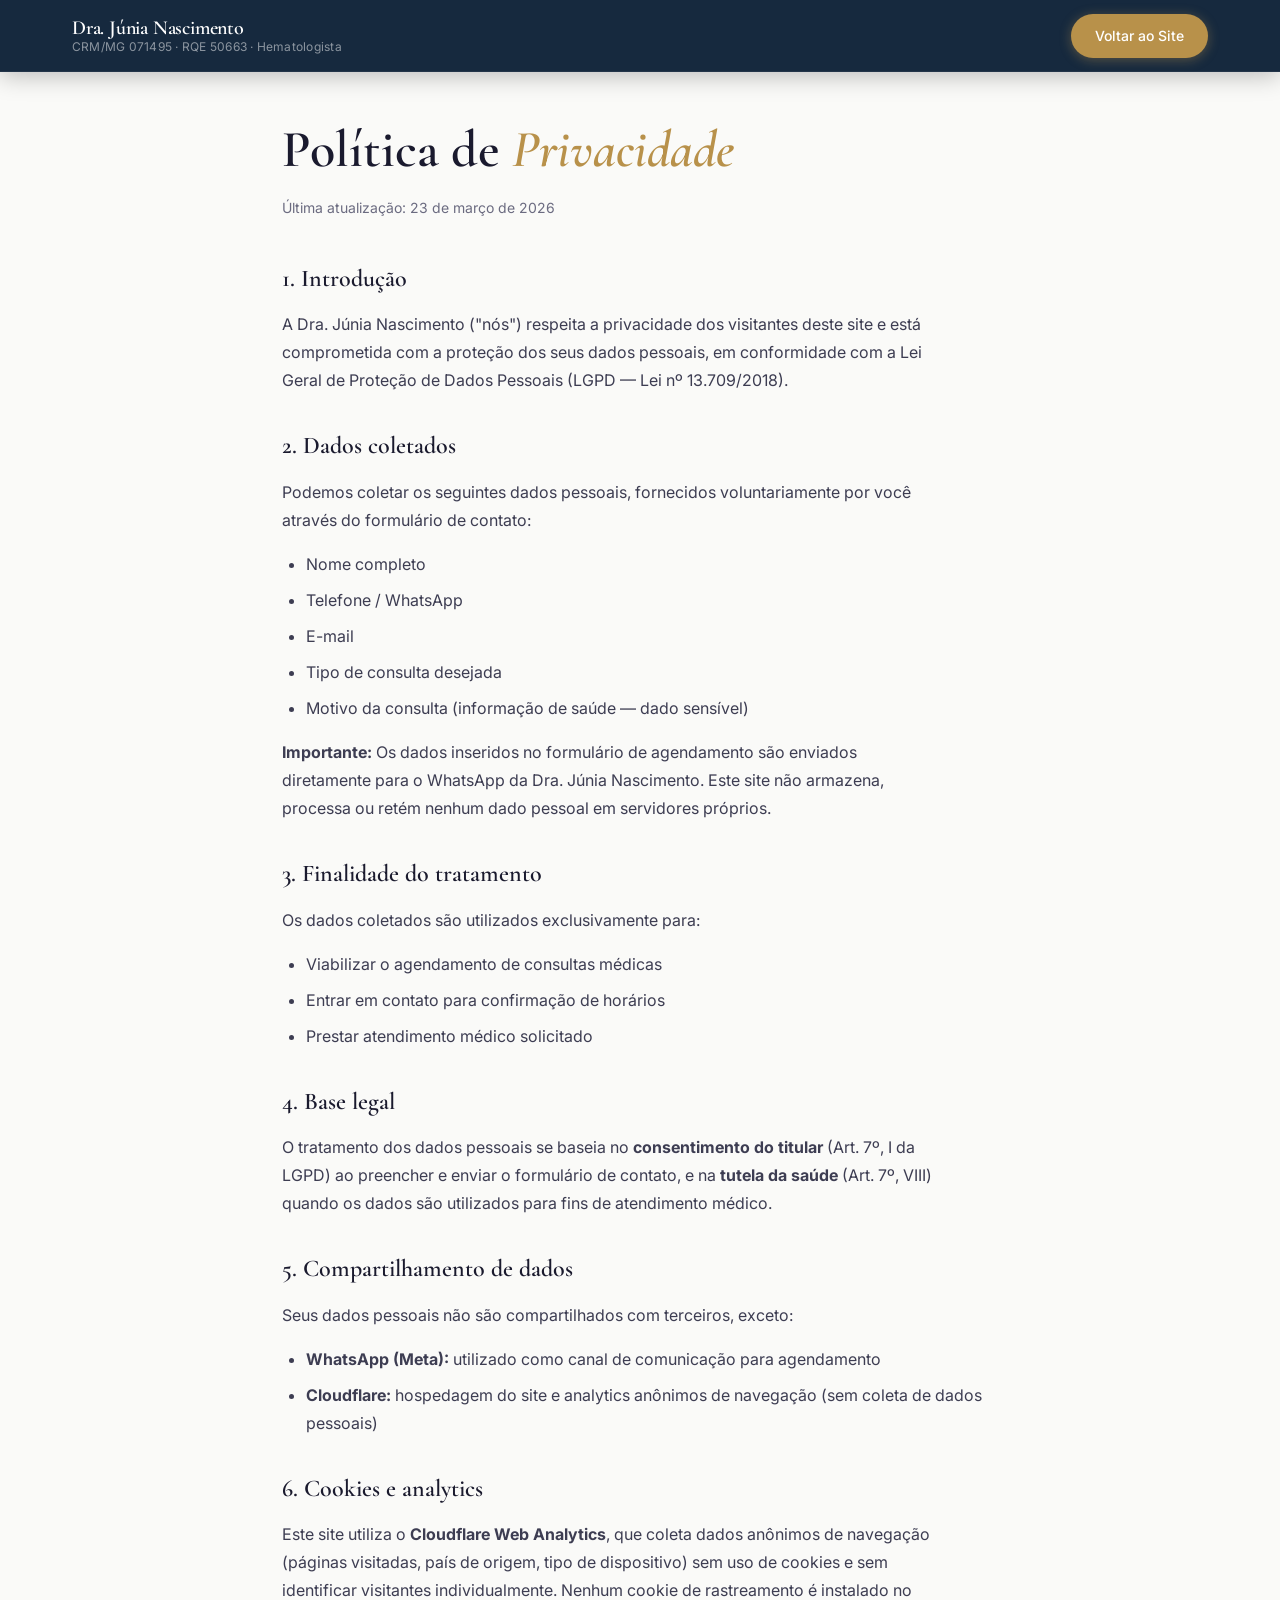
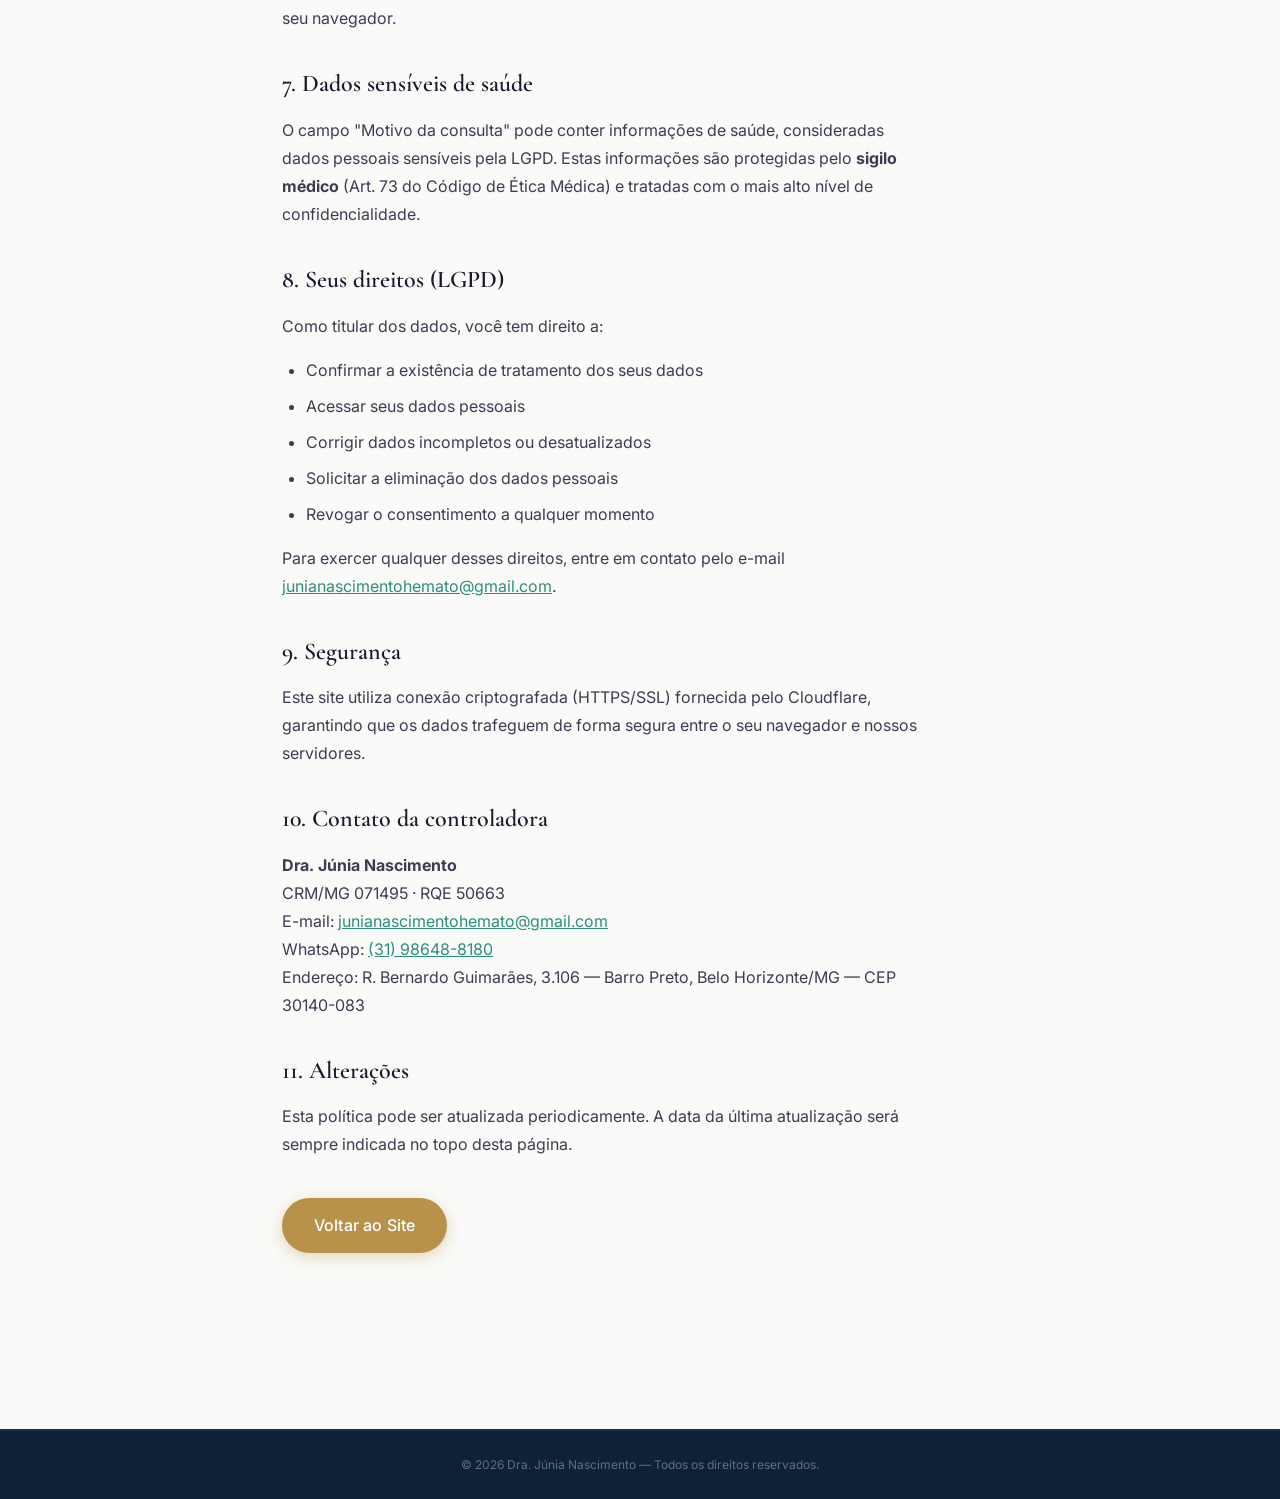
<file: privacidade.html>
<!DOCTYPE html>
<html lang="pt-BR">
<head>
  <meta charset="UTF-8" />
  <meta name="viewport" content="width=device-width, initial-scale=1.0" />
  <meta name="description" content="Política de Privacidade — Dra. Júnia Nascimento, Hematologista." />
  <meta name="robots" content="noindex" />
  <title>Política de Privacidade — Dra. Júnia Nascimento</title>

  <link rel="icon" type="image/svg+xml" href="img/favicon.svg" />
  <link rel="preconnect" href="https://fonts.googleapis.com" />
  <link rel="preconnect" href="https://fonts.gstatic.com" crossorigin />
  <link href="https://fonts.googleapis.com/css2?family=Cormorant+Garamond:wght@600;700&family=Inter:wght@300;400;500;600&display=swap" rel="stylesheet" />
  <link rel="stylesheet" href="style.css" />
</head>
<body>

  <header class="header is-scrolled" role="banner">
    <div class="container header__inner">
      <a href="index.html" class="header__logo" aria-label="Voltar ao início">
        <span class="header__logo-name">Dra. Júnia Nascimento</span>
        <span class="header__logo-crm">CRM/MG 071495 · RQE 50663 · Hematologista</span>
      </a>
      <nav class="nav" style="display:block" aria-label="Voltar">
        <ul class="nav__list" role="list">
          <li><a href="index.html" class="nav__link nav__link--cta">Voltar ao Site</a></li>
        </ul>
      </nav>
    </div>
  </header>

  <main class="section privacy-page" style="padding-top: calc(var(--header-h) + var(--sp-12));">
    <div class="container" style="max-width: 780px;">

      <h1 class="section__title" style="margin-bottom: var(--sp-4);">Política de <em>Privacidade</em></h1>
      <p style="color: var(--clr-muted); margin-bottom: var(--sp-10); font-size: var(--text-sm);">Última atualização: 23 de março de 2026</p>

      <article class="privacy-content">

        <h2>1. Introdução</h2>
        <p>
          A Dra. Júnia Nascimento ("nós") respeita a privacidade dos visitantes deste site e está comprometida com a proteção dos seus dados pessoais, em conformidade com a Lei Geral de Proteção de Dados Pessoais (LGPD — Lei nº 13.709/2018).
        </p>

        <h2>2. Dados coletados</h2>
        <p>Podemos coletar os seguintes dados pessoais, fornecidos voluntariamente por você através do formulário de contato:</p>
        <ul>
          <li>Nome completo</li>
          <li>Telefone / WhatsApp</li>
          <li>E-mail</li>
          <li>Tipo de consulta desejada</li>
          <li>Motivo da consulta (informação de saúde — dado sensível)</li>
        </ul>
        <p>
          <strong>Importante:</strong> Os dados inseridos no formulário de agendamento são enviados diretamente para o WhatsApp da Dra. Júnia Nascimento. Este site não armazena, processa ou retém nenhum dado pessoal em servidores próprios.
        </p>

        <h2>3. Finalidade do tratamento</h2>
        <p>Os dados coletados são utilizados exclusivamente para:</p>
        <ul>
          <li>Viabilizar o agendamento de consultas médicas</li>
          <li>Entrar em contato para confirmação de horários</li>
          <li>Prestar atendimento médico solicitado</li>
        </ul>

        <h2>4. Base legal</h2>
        <p>
          O tratamento dos dados pessoais se baseia no <strong>consentimento do titular</strong> (Art. 7º, I da LGPD) ao preencher e enviar o formulário de contato, e na <strong>tutela da saúde</strong> (Art. 7º, VIII) quando os dados são utilizados para fins de atendimento médico.
        </p>

        <h2>5. Compartilhamento de dados</h2>
        <p>Seus dados pessoais não são compartilhados com terceiros, exceto:</p>
        <ul>
          <li><strong>WhatsApp (Meta):</strong> utilizado como canal de comunicação para agendamento</li>
          <li><strong>Cloudflare:</strong> hospedagem do site e analytics anônimos de navegação (sem coleta de dados pessoais)</li>
        </ul>

        <h2>6. Cookies e analytics</h2>
        <p>
          Este site utiliza o <strong>Cloudflare Web Analytics</strong>, que coleta dados anônimos de navegação (páginas visitadas, país de origem, tipo de dispositivo) sem uso de cookies e sem identificar visitantes individualmente. Nenhum cookie de rastreamento é instalado no seu navegador.
        </p>

        <h2>7. Dados sensíveis de saúde</h2>
        <p>
          O campo "Motivo da consulta" pode conter informações de saúde, consideradas dados pessoais sensíveis pela LGPD. Estas informações são protegidas pelo <strong>sigilo médico</strong> (Art. 73 do Código de Ética Médica) e tratadas com o mais alto nível de confidencialidade.
        </p>

        <h2>8. Seus direitos (LGPD)</h2>
        <p>Como titular dos dados, você tem direito a:</p>
        <ul>
          <li>Confirmar a existência de tratamento dos seus dados</li>
          <li>Acessar seus dados pessoais</li>
          <li>Corrigir dados incompletos ou desatualizados</li>
          <li>Solicitar a eliminação dos dados pessoais</li>
          <li>Revogar o consentimento a qualquer momento</li>
        </ul>
        <p>Para exercer qualquer desses direitos, entre em contato pelo e-mail <a href="mailto:junianascimentohemato@gmail.com">junianascimentohemato@gmail.com</a>.</p>

        <h2>9. Segurança</h2>
        <p>
          Este site utiliza conexão criptografada (HTTPS/SSL) fornecida pelo Cloudflare, garantindo que os dados trafeguem de forma segura entre o seu navegador e nossos servidores.
        </p>

        <h2>10. Contato da controladora</h2>
        <p>
          <strong>Dra. Júnia Nascimento</strong><br />
          CRM/MG 071495 · RQE 50663<br />
          E-mail: <a href="mailto:junianascimentohemato@gmail.com">junianascimentohemato@gmail.com</a><br />
          WhatsApp: <a href="https://wa.me/5531986488180">(31) 98648-8180</a><br />
          Endereço: R. Bernardo Guimarães, 3.106 — Barro Preto, Belo Horizonte/MG — CEP 30140-083
        </p>

        <h2>11. Alterações</h2>
        <p>
          Esta política pode ser atualizada periodicamente. A data da última atualização será sempre indicada no topo desta página.
        </p>

      </article>

      <div style="margin-top: var(--sp-10); margin-bottom: var(--sp-12);">
        <a href="index.html" class="btn btn--primary">Voltar ao Site</a>
      </div>

    </div>
  </main>

  <footer class="footer" role="contentinfo">
    <div class="footer__bottom">
      <p>&copy; <span id="year"></span> Dra. Júnia Nascimento — Todos os direitos reservados.</p>
    </div>
  </footer>

  <script>
    document.getElementById('year').textContent = new Date().getFullYear();
  </script>
</body>
</html>
</file>
<file: style.css>
/* ============================================================
   DESIGN SYSTEM — Dra. Júnia Nascimento · Hematologista
   Style: Medical Minimalism Premium
   Stack: HTML/CSS
   Skill: ui-ux-pro-max
   ============================================================ */

/* ── TOKENS ─────────────────────────────────────────────────── */
:root {
  /* Colors */
  --clr-navy:       #0D2137;   /* deep navy — authority, trust */
  --clr-navy-mid:   #153350;   /* mid navy — headers, accents  */
  --clr-gold:       #B8914A;   /* warm gold — premium accent    */
  --clr-gold-light: #D4AC6E;   /* gold light — hover states    */
  --clr-teal:       #2D8F7B;   /* teal — health vitality       */
  --clr-teal-light: #3DAF96;   /* teal light — hover          */
  --clr-surface:    #F6F4F1;   /* warm off-white surface       */
  --clr-bg:         #FAFAF8;   /* page background              */
  --clr-card:       #FFFFFF;   /* card background              */
  --clr-text:       #1A1A2E;   /* heading text                 */
  --clr-body:       #3D3D52;   /* body text — 4.8:1 on white   */
  --clr-muted:      #6B6B80;   /* muted text                   */
  --clr-border:     #E4E0DA;   /* subtle borders               */
  --clr-divider:    #EDE9E4;   /* section dividers             */
  --clr-error:      #C0392B;   /* form errors                  */
  --clr-success:    #1E7A5B;   /* form success                 */

  /* Typography */
  --font-display: 'Cormorant Garamond', Georgia, serif;
  --font-body:    'Inter', system-ui, -apple-system, sans-serif;

  /* Type scale */
  --text-xs:   0.75rem;   /* 12px */
  --text-sm:   0.875rem;  /* 14px */
  --text-base: 1rem;      /* 16px */
  --text-md:   1.125rem;  /* 18px */
  --text-lg:   1.25rem;   /* 20px */
  --text-xl:   1.5rem;    /* 24px */
  --text-2xl:  2rem;      /* 32px */
  --text-3xl:  2.5rem;    /* 40px */
  --text-4xl:  3.25rem;   /* 52px */
  --text-5xl:  4rem;      /* 64px */
  --text-6xl:  5rem;      /* 80px */

  /* Spacing (8pt grid) */
  --sp-1: 0.25rem;
  --sp-2: 0.5rem;
  --sp-3: 0.75rem;
  --sp-4: 1rem;
  --sp-5: 1.25rem;
  --sp-6: 1.5rem;
  --sp-8: 2rem;
  --sp-10: 2.5rem;
  --sp-12: 3rem;
  --sp-16: 4rem;
  --sp-20: 5rem;
  --sp-24: 6rem;
  --sp-32: 8rem;

  /* Radii */
  --radius-sm:  4px;
  --radius-md:  8px;
  --radius-lg:  16px;
  --radius-xl:  24px;
  --radius-full: 9999px;

  /* Shadows */
  --shadow-xs: 0 1px 3px rgba(13, 33, 55, 0.06), 0 1px 2px rgba(13, 33, 55, 0.04);
  --shadow-sm: 0 2px 8px rgba(13, 33, 55, 0.08), 0 1px 3px rgba(13, 33, 55, 0.05);
  --shadow-md: 0 4px 16px rgba(13, 33, 55, 0.10), 0 2px 6px rgba(13, 33, 55, 0.06);
  --shadow-lg: 0 8px 32px rgba(13, 33, 55, 0.12), 0 4px 12px rgba(13, 33, 55, 0.07);
  --shadow-xl: 0 16px 48px rgba(13, 33, 55, 0.15), 0 6px 20px rgba(13, 33, 55, 0.08);

  /* Motion — 150-300ms per skill */
  --ease-out:   cubic-bezier(0.16, 1, 0.3, 1);
  --ease-in:    cubic-bezier(0.4, 0, 1, 1);
  --ease-inout: cubic-bezier(0.4, 0, 0.2, 1);
  --dur-fast:   150ms;
  --dur-base:   250ms;
  --dur-slow:   350ms;

  /* Layout */
  --max-w: 1200px;
  --header-h: 72px;
}

/* ── RESET ───────────────────────────────────────────────────── */
*, *::before, *::after {
  box-sizing: border-box;
  margin: 0;
  padding: 0;
}

html {
  scroll-behavior: smooth;
  -webkit-text-size-adjust: 100%;
}

body {
  font-family: var(--font-body);
  font-size: var(--text-base);
  line-height: 1.65;
  color: var(--clr-body);
  background-color: var(--clr-bg);
  -webkit-font-smoothing: antialiased;
  -moz-osx-font-smoothing: grayscale;
  overflow-x: hidden;
}

img, svg { display: block; }
a { color: inherit; text-decoration: none; }
ul, ol { list-style: none; }
button { font-family: inherit; cursor: pointer; border: none; background: none; }
input, textarea, select { font-family: inherit; }
p { max-width: 65ch; }

/* reduced-motion support */
@media (prefers-reduced-motion: reduce) {
  *, *::before, *::after {
    animation-duration: 0.01ms !important;
    transition-duration: 0.01ms !important;
  }
  html { scroll-behavior: auto; }
}

/* ── ACCESSIBILITY ───────────────────────────────────────────── */
.skip-link {
  position: absolute;
  top: -100%;
  left: var(--sp-4);
  z-index: 9999;
  padding: var(--sp-3) var(--sp-6);
  background: var(--clr-navy);
  color: #fff;
  font-size: var(--text-sm);
  font-weight: 600;
  border-radius: var(--radius-md);
  transition: top var(--dur-fast) var(--ease-out);
}
.skip-link:focus { top: var(--sp-4); }

.sr-only {
  position: absolute;
  width: 1px; height: 1px;
  padding: 0; margin: -1px;
  overflow: hidden;
  clip: rect(0,0,0,0);
  white-space: nowrap;
  border-width: 0;
}

/* Focus ring — visible and styled */
:focus-visible {
  outline: 2px solid var(--clr-gold);
  outline-offset: 3px;
  border-radius: var(--radius-sm);
}

/* ── LAYOUT ──────────────────────────────────────────────────── */
.container {
  width: 100%;
  max-width: var(--max-w);
  margin-inline: auto;
  padding-inline: var(--sp-6);
}

@media (min-width: 768px) {
  .container { padding-inline: var(--sp-8); }
}

.section {
  padding-block: var(--sp-20);
}

@media (min-width: 768px) {
  .section { padding-block: var(--sp-32); }
}

.hide-sm { display: none; }
@media (min-width: 640px) { .hide-sm { display: inline; } }

/* ── REVEAL ANIMATIONS ───────────────────────────────────────── */
.reveal {
  opacity: 0;
  transform: translateY(28px);
  transition:
    opacity var(--dur-slow) var(--ease-out),
    transform var(--dur-slow) var(--ease-out);
}
.reveal--right {
  transform: translateX(28px);
}
.reveal.is-visible {
  opacity: 1;
  transform: none;
}
/* Stagger cards via CSS custom property */
.card.reveal { transition-delay: calc(var(--i, 0) * 80ms); }
.timeline__item.reveal { transition-delay: calc(var(--i, 0) * 60ms); }

/* ── BUTTONS ─────────────────────────────────────────────────── */
.btn {
  display: inline-flex;
  align-items: center;
  justify-content: center;
  gap: var(--sp-2);
  padding: 0.875rem var(--sp-8);
  font-family: var(--font-body);
  font-size: var(--text-base);
  font-weight: 500;
  letter-spacing: 0.01em;
  border-radius: var(--radius-full);
  min-height: 52px; /* ≥44px touch target */
  white-space: nowrap;
  transition:
    background-color var(--dur-fast) var(--ease-out),
    color var(--dur-fast) var(--ease-out),
    border-color var(--dur-fast) var(--ease-out),
    box-shadow var(--dur-fast) var(--ease-out),
    transform var(--dur-fast) var(--ease-out);
}
.btn:active { transform: scale(0.97); }

.btn--primary {
  background: var(--clr-gold);
  color: #fff;
  box-shadow: 0 4px 16px rgba(184, 145, 74, 0.35);
}
.btn--primary:hover {
  background: var(--clr-gold-light);
  box-shadow: 0 6px 20px rgba(184, 145, 74, 0.45);
}

.btn--outline {
  background: transparent;
  color: rgba(255,255,255,0.92);
  border: 1.5px solid rgba(255,255,255,0.35);
}
.btn--outline:hover {
  background: rgba(255,255,255,0.1);
  border-color: rgba(255,255,255,0.6);
}

.btn--ghost {
  background: transparent;
  color: var(--clr-navy);
  border: 1.5px solid var(--clr-border);
}
.btn--ghost:hover {
  border-color: var(--clr-gold);
  color: var(--clr-gold);
}

.btn--full { width: 100%; }

/* Loading state */
.btn__spinner { display: none; animation: spin 0.9s linear infinite; }
.btn.is-loading .btn__label { opacity: 0; }
.btn.is-loading .btn__spinner { display: block; }
@keyframes spin { to { transform: rotate(360deg); } }

/* ── SECTION HEADER ──────────────────────────────────────────── */
.section__label {
  display: block;
  font-family: var(--font-body);
  font-size: var(--text-xs);
  font-weight: 600;
  letter-spacing: 0.14em;
  text-transform: uppercase;
  color: var(--clr-gold);
  margin-bottom: var(--sp-3);
}

.section__title {
  font-family: var(--font-display);
  font-size: clamp(var(--text-2xl), 5vw, var(--text-4xl));
  font-weight: 600;
  line-height: 1.15;
  color: var(--clr-text);
  margin-bottom: var(--sp-5);
}
.section__title em {
  font-style: italic;
  color: var(--clr-gold);
}

.section__header {
  text-align: center;
  margin-bottom: var(--sp-12);
}
.section__header .section__title { margin-inline: auto; }

.section__subtitle {
  font-size: var(--text-md);
  color: var(--clr-muted);
  line-height: 1.7;
  max-width: 56ch;
  margin-inline: auto;
}

/* ── HEADER ──────────────────────────────────────────────────── */
.header {
  position: fixed;
  top: 0;
  inset-inline: 0;
  z-index: 100;
  height: var(--header-h);
  overflow: visible;
  background: rgba(13, 33, 55, 0.96);
  backdrop-filter: blur(12px);
  -webkit-backdrop-filter: blur(12px);
  border-bottom: 1px solid rgba(255,255,255,0.06);
  transition: box-shadow var(--dur-base) var(--ease-out);
}
.header.is-scrolled {
  box-shadow: 0 4px 24px rgba(0,0,0,0.25);
}

.header__inner {
  height: 100%;
  display: flex;
  align-items: center;
  justify-content: space-between;
  gap: var(--sp-6);
}

.header__logo {
  display: flex;
  flex-direction: column;
  gap: 0;
  line-height: 1.2;
  flex-shrink: 0;
}
.header__logo-name {
  font-family: var(--font-display);
  font-size: var(--text-lg);
  font-weight: 600;
  color: #fff;
  letter-spacing: -0.01em;
}
.header__logo-crm {
  font-size: var(--text-xs);
  color: rgba(255,255,255,0.5);
  font-weight: 400;
  letter-spacing: 0.02em;
}

/* Mobile menu button */
.header__menu-btn {
  display: flex;
  flex-direction: column;
  gap: 5px;
  padding: var(--sp-3);
  min-width: 44px;
  min-height: 44px;
  align-items: center;
  justify-content: center;
  border-radius: var(--radius-sm);
  color: #fff;
  transition: background var(--dur-fast);
}
.header__menu-btn:hover { background: rgba(255,255,255,0.08); }
.header__menu-bar {
  width: 22px;
  height: 2px;
  background: currentColor;
  border-radius: 2px;
  transition: transform var(--dur-base) var(--ease-out), opacity var(--dur-base);
  display: block;
}
.header__menu-btn[aria-expanded="true"] .header__menu-bar:nth-child(1) {
  transform: translateY(7px) rotate(45deg);
}
.header__menu-btn[aria-expanded="true"] .header__menu-bar:nth-child(2) {
  opacity: 0; transform: scaleX(0);
}
.header__menu-btn[aria-expanded="true"] .header__menu-bar:nth-child(3) {
  transform: translateY(-7px) rotate(-45deg);
}

/* Nav desktop */
.nav { display: none; }
.nav__list {
  display: flex;
  align-items: center;
  gap: var(--sp-2);
}
.nav__link {
  font-size: var(--text-sm);
  font-weight: 500;
  color: rgba(255,255,255,0.75);
  padding: var(--sp-2) var(--sp-4);
  border-radius: var(--radius-full);
  min-height: 44px;
  display: inline-flex;
  align-items: center;
  transition: color var(--dur-fast), background var(--dur-fast);
}
.nav__link:hover { color: #fff; background: rgba(255,255,255,0.08); }
.nav__link--cta {
  background: var(--clr-gold);
  color: #fff !important;
  padding-inline: var(--sp-6);
  box-shadow: 0 2px 12px rgba(184,145,74,0.4);
}
.nav__link--cta:hover {
  background: var(--clr-gold-light);
  box-shadow: 0 4px 16px rgba(184,145,74,0.5);
}

@media (min-width: 768px) {
  .header__menu-btn { display: none; }
  .nav { display: block; }
}

/* Mobile nav — sempre display:block, escondido via opacity/pointer-events */
@media (max-width: 767px) {
  .nav {
    display: block;
    position: absolute;
    top: 100%;
    left: 0;
    right: 0;
    height: calc(100vh - var(--header-h));
    z-index: 99;
    background: var(--clr-navy);
    padding: var(--sp-8) var(--sp-6);
    overflow-y: auto;
    -webkit-overflow-scrolling: touch;
    opacity: 0;
    pointer-events: none;
    transform: translateY(-10px);
    transition:
      opacity var(--dur-base) var(--ease-out),
      transform var(--dur-base) var(--ease-out);
  }
  .nav.is-open {
    opacity: 1;
    pointer-events: auto;
    transform: translateY(0);
  }
  .nav__list {
    flex-direction: column;
    align-items: stretch;
    gap: var(--sp-4);
    padding-bottom: var(--sp-8);
  }
  .nav__link {
    font-size: var(--text-lg);
    padding: var(--sp-4) var(--sp-6);
    justify-content: flex-start;
    border-bottom: 1px solid rgba(255,255,255,0.08);
  }
  .nav__link--cta {
    justify-content: center;
    margin-top: var(--sp-4);
    border-bottom: none;
  }
}

/* ── HERO ────────────────────────────────────────────────────── */
.hero {
  position: relative;
  min-height: 100svh;
  display: flex;
  flex-direction: column;
  padding-top: var(--header-h);
  overflow: hidden;
  background: linear-gradient(145deg, var(--clr-navy) 0%, var(--clr-navy-mid) 55%, #1A3F5C 100%);
}

.hero__bg {
  position: absolute;
  inset: 0;
  background:
    radial-gradient(ellipse 60% 80% at 80% 50%, rgba(184,145,74,0.08) 0%, transparent 65%),
    radial-gradient(ellipse 50% 60% at 20% 80%, rgba(45,143,123,0.07) 0%, transparent 60%);
  pointer-events: none;
}

.hero__inner {
  flex: 1;
  display: flex;
  align-items: center;
  justify-content: space-between;
  gap: var(--sp-12);
  padding-block: var(--sp-16);
}

/* Hero content */
.hero__content { flex: 1; min-width: 0; }

.hero__eyebrow {
  display: block;
  font-size: var(--text-xs);
  font-weight: 600;
  letter-spacing: 0.14em;
  text-transform: uppercase;
  color: var(--clr-gold);
  margin-bottom: var(--sp-4);
}

.hero__name {
  font-family: var(--font-display);
  font-size: clamp(var(--text-3xl), 8vw, var(--text-6xl));
  font-weight: 600;
  line-height: 1.05;
  color: #fff;
  margin-bottom: var(--sp-6);
  letter-spacing: -0.02em;
}
.hero__name em {
  font-style: italic;
  color: var(--clr-gold-light);
  font-weight: 400;
}

.hero__tagline {
  font-size: clamp(var(--text-base), 2vw, var(--text-md));
  color: rgba(255,255,255,0.72);
  line-height: 1.7;
  max-width: 44ch;
  margin-bottom: var(--sp-10);
}

.hero__actions {
  display: flex;
  flex-wrap: wrap;
  gap: var(--sp-4);
  margin-bottom: var(--sp-10);
}

.hero__badges {
  display: flex;
  flex-wrap: wrap;
  gap: var(--sp-4);
}
.hero__badge {
  display: inline-flex;
  align-items: center;
  gap: var(--sp-2);
  font-size: var(--text-sm);
  color: rgba(255,255,255,0.65);
  border: 1px solid rgba(255,255,255,0.12);
  border-radius: var(--radius-full);
  padding: var(--sp-2) var(--sp-4);
  backdrop-filter: blur(4px);
}
.hero__badge svg { color: var(--clr-gold); flex-shrink: 0; }

/* Hero visual — photo placeholder */
.hero__visual {
  flex-shrink: 0;
  position: relative;
  width: min(340px, 40vw);
}

.hero__photo-frame {
  position: relative;
  z-index: 1;
  aspect-ratio: 3/4;
  border-radius: var(--radius-xl);
  overflow: hidden;
  border: 1px solid rgba(255,255,255,0.1);
  box-shadow: var(--shadow-xl);
}

.hero__photo-inner {
  width: 100%;
  height: 100%;
  background: linear-gradient(160deg, rgba(255,255,255,0.06) 0%, rgba(255,255,255,0.02) 100%);
  display: flex;
  flex-direction: column;
  align-items: center;
  justify-content: center;
  gap: var(--sp-4);
  color: rgba(255,255,255,0.3);
  font-size: var(--text-sm);
  text-align: center;
}

.hero__photo-img {
  width: 100%;
  height: 100%;
  object-fit: cover;
  object-position: center top;
  display: block;
}

.hero__deco {
  position: absolute;
  border-radius: var(--radius-xl);
}
.hero__deco--1 {
  bottom: -20px;
  right: -20px;
  width: 55%;
  height: 55%;
  background: var(--clr-gold);
  opacity: 0.12;
  z-index: 0;
}
.hero__deco--2 {
  top: -16px;
  left: -16px;
  width: 40%;
  height: 40%;
  background: var(--clr-teal);
  opacity: 0.15;
  z-index: 0;
}

/* Scroll hint */
.hero__scroll {
  display: flex;
  align-items: center;
  justify-content: center;
  width: 44px;
  height: 44px;
  margin: 0 auto var(--sp-8);
  border: 1.5px solid rgba(255,255,255,0.2);
  border-radius: var(--radius-full);
  color: rgba(255,255,255,0.5);
  transition: border-color var(--dur-fast), color var(--dur-fast);
  animation: bounce 2.5s ease-in-out infinite;
}
.hero__scroll:hover { border-color: var(--clr-gold); color: var(--clr-gold); }

@keyframes bounce {
  0%, 100% { transform: translateY(0); }
  50%       { transform: translateY(6px); }
}

/* ── MOBILE OVERRIDES (< 768px) ──────────────────────────── */
@media (max-width: 767px) {

  /* Hero */
  .hero {
    min-height: auto;
    padding-bottom: var(--sp-8);
  }
  .hero__inner {
    flex-direction: column;
    align-items: center;
    text-align: center;
    padding-block: var(--sp-8) var(--sp-6);
    gap: var(--sp-6);
  }
  .hero__content { order: 2; }
  .hero__visual {
    order: 1;
    width: 100%;
    display: flex;
    justify-content: center;
  }
  .hero__photo-frame {
    width: min(200px, 56vw);
    aspect-ratio: 1/1;
    border-radius: 50%;
  }
  .hero__photo-img {
    object-position: center 20%;
  }
  .hero__deco--1, .hero__deco--2 { display: none; }
  .hero__name { font-size: clamp(2rem, 9vw, 2.8rem); }
  .hero__eyebrow { font-size: 0.65rem; }
  .hero__tagline {
    font-size: var(--text-base);
    max-width: 100%;
    margin-inline: auto;
  }
  .hero__actions {
    flex-direction: column;
    width: 100%;
  }
  .hero__actions .btn {
    width: 100%;
    justify-content: center;
    min-height: 52px;
    font-size: var(--text-base);
  }
  .hero__badges {
    gap: var(--sp-2);
    justify-content: center;
  }
  .hero__badge {
    font-size: var(--text-xs);
    padding: var(--sp-1) var(--sp-3);
  }
  .hero__scroll { display: none; }

  /* Sections */
  .section {
    padding-block: var(--sp-12);
  }
  .section__header { margin-bottom: var(--sp-8); }
  .section__title { font-size: var(--text-2xl); }
  .section__subtitle { font-size: var(--text-sm); }

  /* Sobre */
  .sobre__figure { display: none; }
  .sobre__content p { font-size: var(--text-sm); line-height: 1.7; }
  .stats {
    gap: var(--sp-6);
    justify-content: space-between;
  }
  .stat__number { font-size: var(--text-2xl); }
  .stat__label { font-size: var(--text-xs); }

  /* Cards */
  .cards { grid-template-columns: 1fr; gap: var(--sp-4); }
  .card { padding: var(--sp-5); }
  .card__icon {
    width: 44px;
    height: 44px;
    margin-bottom: var(--sp-4);
  }
  .card__icon svg { width: 22px; height: 22px; }
  .card__title { font-size: var(--text-lg); margin-bottom: var(--sp-2); }
  .card__text { font-size: var(--text-sm); line-height: 1.7; }

  /* Timeline */
  .timeline { padding-left: var(--sp-6); }
  .timeline__dot {
    left: calc(-1 * var(--sp-6) - 5px);
    width: 10px;
    height: 10px;
  }
  .timeline__period { font-size: 0.65rem; }
  .timeline__title { font-size: var(--text-base); }
  .timeline__org { font-size: var(--text-xs); }
  .timeline__desc { font-size: var(--text-xs); line-height: 1.6; }
  .timeline__item { padding-bottom: var(--sp-6); }

  /* Convênios */
  .convenios__grid { grid-template-columns: 1fr; gap: var(--sp-3); }
  .convenio {
    padding: var(--sp-4);
    font-size: var(--text-sm);
    min-height: 52px;
  }

  /* Contato */
  .contato__desc { font-size: var(--text-sm); }
  .contact-item { padding: var(--sp-3) var(--sp-4); }
  .contact-item__value { font-size: var(--text-xs); word-break: break-word; }
  .horario { padding: var(--sp-4); }
  .horario__title { font-size: var(--text-base); }
  .horario__row { font-size: var(--text-xs); }

  /* Form */
  .form {
    padding: var(--sp-5);
    border-radius: var(--radius-lg);
    margin-inline: calc(-1 * var(--sp-2));
  }
  .form__title { font-size: var(--text-lg); margin-bottom: var(--sp-5); }
  .form__input { min-height: 48px; font-size: var(--text-base); }
  .form__textarea { min-height: 100px; }
  .btn--full { min-height: 52px; font-size: var(--text-base); }

  /* Footer */
  .footer__inner {
    flex-direction: column;
    align-items: center;
    text-align: center;
    gap: var(--sp-6);
    padding-block: var(--sp-8);
  }
  .footer__nav {
    gap: var(--sp-2) var(--sp-4);
    justify-content: center;
  }
  .footer__social { justify-content: center; }
  .footer__bottom { padding-block: var(--sp-4); }
  .footer__bottom p { font-size: var(--text-xs); }
}

/* ── SMALL PHONES (< 400px) ──────────────────────────────── */
@media (max-width: 399px) {
  .hero__photo-frame { width: min(160px, 50vw); }
  .hero__name { font-size: clamp(1.8rem, 8vw, 2.2rem); }
  .hero__badges { flex-direction: column; align-items: center; }
  .stats { flex-direction: column; gap: var(--sp-4); }
  .header__logo-crm { display: none; }
  .header__logo-name { font-size: var(--text-base); }
  .contact-item__icon { width: 36px; height: 36px; }
}

/* ── SOBRE ───────────────────────────────────────────────────── */
.sobre { background: var(--clr-bg); }

.sobre__inner {
  display: grid;
  grid-template-columns: 1fr;
  gap: var(--sp-12);
  align-items: center;
}

@media (min-width: 900px) {
  .sobre__inner { grid-template-columns: 420px 1fr; gap: var(--sp-16); }
}

/* Figure */
.sobre__figure { position: relative; }
.sobre__photo-frame {
  position: relative;
  z-index: 1;
  border-radius: var(--radius-xl);
  overflow: hidden;
  aspect-ratio: 4/5;
  box-shadow: var(--shadow-lg);
  max-width: 420px;
}
.sobre__photo-placeholder {
  width: 100%;
  height: 100%;
  background: linear-gradient(160deg, #e8e3db 0%, #d4cfc7 100%);
  display: flex;
  flex-direction: column;
  align-items: center;
  justify-content: center;
  gap: var(--sp-4);
  color: #9a9590;
  font-size: var(--text-sm);
}
.sobre__photo-accent {
  position: absolute;
  bottom: -24px;
  right: -24px;
  width: 180px;
  height: 180px;
  border-radius: var(--radius-xl);
  background: var(--clr-gold);
  opacity: 0.12;
  z-index: 0;
}

/* Content */
.sobre__content p {
  font-size: var(--text-md);
  line-height: 1.75;
  color: var(--clr-body);
  margin-bottom: var(--sp-5);
}
.sobre__content p:last-of-type { margin-bottom: var(--sp-10); }

/* Stats */
.stats {
  display: flex;
  gap: var(--sp-8);
  flex-wrap: wrap;
  padding-top: var(--sp-8);
  border-top: 1px solid var(--clr-divider);
}
.stat { display: flex; flex-direction: row; flex-wrap: wrap; align-items: baseline; }
.stat__number {
  font-family: var(--font-display);
  font-size: var(--text-4xl);
  font-weight: 700;
  color: var(--clr-text);
  line-height: 1;
  letter-spacing: -0.03em;
}
.stat__plus {
  font-family: var(--font-display);
  font-size: var(--text-2xl);
  color: var(--clr-gold);
  font-weight: 700;
}
.stat__label {
  width: 100%;
  font-size: var(--text-sm);
  color: var(--clr-muted);
  margin-top: var(--sp-1);
}

/* ── ESPECIALIDADES ──────────────────────────────────────────── */
.especialidades { background: var(--clr-surface); }

.cards {
  display: grid;
  grid-template-columns: repeat(auto-fill, minmax(min(100%, 320px), 1fr));
  gap: var(--sp-6);
}

.card {
  background: var(--clr-card);
  border: 1px solid var(--clr-border);
  border-radius: var(--radius-lg);
  padding: var(--sp-8);
  transition:
    box-shadow var(--dur-base) var(--ease-out),
    border-color var(--dur-base) var(--ease-out),
    transform var(--dur-base) var(--ease-out);
  cursor: default;
}
.card:hover {
  box-shadow: var(--shadow-md);
  border-color: var(--clr-gold);
  transform: translateY(-3px);
}

.card__icon {
  width: 52px;
  height: 52px;
  background: linear-gradient(135deg, rgba(184,145,74,0.12) 0%, rgba(45,143,123,0.08) 100%);
  border-radius: var(--radius-md);
  display: flex;
  align-items: center;
  justify-content: center;
  color: var(--clr-gold);
  margin-bottom: var(--sp-6);
}
.card__icon svg { width: 26px; height: 26px; }

.card__title {
  font-family: var(--font-display);
  font-size: var(--text-xl);
  font-weight: 600;
  color: var(--clr-text);
  margin-bottom: var(--sp-3);
  line-height: 1.2;
}

.card__text {
  font-size: var(--text-sm);
  color: var(--clr-muted);
  line-height: 1.7;
  max-width: 100%;
}

/* ── FORMAÇÃO / TIMELINE ─────────────────────────────────────── */
.formacao { background: var(--clr-bg); }

.timeline {
  position: relative;
  max-width: 760px;
  margin-inline: auto;
  padding-left: var(--sp-8);
}
.timeline::before {
  content: '';
  position: absolute;
  left: 0;
  top: 8px;
  bottom: 8px;
  width: 1.5px;
  background: linear-gradient(to bottom, var(--clr-gold), var(--clr-teal), transparent);
}

.timeline__item {
  position: relative;
  padding-bottom: var(--sp-10);
}
.timeline__item:last-child { padding-bottom: 0; }

.timeline__dot {
  position: absolute;
  left: calc(-1 * var(--sp-8) - 5px);
  top: 6px;
  width: 12px;
  height: 12px;
  border-radius: 50%;
  background: var(--clr-gold);
  border: 2.5px solid var(--clr-bg);
  box-shadow: 0 0 0 2px var(--clr-gold);
}

.timeline__period {
  display: inline-block;
  font-size: var(--text-xs);
  font-weight: 600;
  letter-spacing: 0.1em;
  text-transform: uppercase;
  color: var(--clr-gold);
  margin-bottom: var(--sp-2);
}

.timeline__title {
  font-family: var(--font-display);
  font-size: var(--text-xl);
  font-weight: 600;
  color: var(--clr-text);
  line-height: 1.2;
  margin-bottom: var(--sp-1);
}

.timeline__org {
  font-size: var(--text-sm);
  font-weight: 500;
  color: var(--clr-teal);
  margin-bottom: var(--sp-3);
}

.timeline__desc {
  font-size: var(--text-sm);
  color: var(--clr-muted);
  line-height: 1.7;
  max-width: 55ch;
}

/* ── CONVÊNIOS ───────────────────────────────────────────────── */
.convenios { background: var(--clr-navy); }
.convenios .section__label { color: var(--clr-gold-light); }
.convenios .section__title { color: #fff; }
.convenios .section__subtitle { color: rgba(255,255,255,0.55); }

.convenios__grid {
  display: grid;
  grid-template-columns: repeat(auto-fill, minmax(min(100%, 220px), 1fr));
  gap: var(--sp-4);
  margin-bottom: var(--sp-8);
}

.convenio {
  display: flex;
  align-items: center;
  gap: var(--sp-3);
  padding: var(--sp-5) var(--sp-6);
  background: rgba(255,255,255,0.05);
  border: 1px solid rgba(255,255,255,0.08);
  border-radius: var(--radius-md);
  font-size: var(--text-sm);
  font-weight: 500;
  color: rgba(255,255,255,0.8);
  transition: background var(--dur-fast), border-color var(--dur-fast);
}
.convenio:hover { background: rgba(255,255,255,0.09); border-color: rgba(255,255,255,0.15); }
.convenio svg { color: var(--clr-teal-light); flex-shrink: 0; }

.convenio--highlight {
  border-color: rgba(184,145,74,0.35);
  background: rgba(184,145,74,0.08);
  color: var(--clr-gold-light);
}
.convenio--highlight svg { color: var(--clr-gold-light); }

.convenios__note {
  text-align: center;
  font-size: var(--text-sm);
  color: rgba(255,255,255,0.5);
  max-width: 100%;
}
.convenios__note a {
  color: var(--clr-gold-light);
  text-decoration: underline;
  text-underline-offset: 2px;
}
.convenios__note a:hover { color: var(--clr-gold); }

/* ── CONTATO ─────────────────────────────────────────────────── */
.contato { background: var(--clr-surface); }

.contato__inner {
  display: grid;
  grid-template-columns: 1fr;
  gap: var(--sp-12);
  align-items: start;
}

@media (min-width: 900px) {
  .contato__inner { grid-template-columns: 1fr 1fr; gap: var(--sp-16); }
}

.contato__desc {
  font-size: var(--text-md);
  color: var(--clr-muted);
  line-height: 1.7;
  margin-bottom: var(--sp-8);
  max-width: 42ch;
}

/* Contact list */
.contact-list { display: flex; flex-direction: column; gap: var(--sp-3); margin-bottom: var(--sp-8); }

.contact-item {
  display: flex;
  align-items: flex-start;
  gap: var(--sp-4);
  padding: var(--sp-4) var(--sp-5);
  background: var(--clr-card);
  border: 1px solid var(--clr-border);
  border-radius: var(--radius-md);
  min-height: 60px;
  transition: border-color var(--dur-fast), box-shadow var(--dur-fast);
}
a.contact-item:hover { border-color: var(--clr-gold); box-shadow: var(--shadow-sm); }
.contact-item--static { cursor: default; }

.contact-item__icon {
  width: 40px;
  height: 40px;
  flex-shrink: 0;
  background: rgba(184,145,74,0.08);
  border-radius: var(--radius-md);
  display: flex;
  align-items: center;
  justify-content: center;
  color: var(--clr-gold);
  margin-top: 2px;
}
.contact-item__icon svg { width: 18px; height: 18px; }

.contact-item__label {
  display: block;
  font-size: var(--text-xs);
  font-weight: 600;
  letter-spacing: 0.08em;
  text-transform: uppercase;
  color: var(--clr-muted);
  margin-bottom: 2px;
}
.contact-item__value {
  display: block;
  font-size: var(--text-sm);
  font-weight: 500;
  color: var(--clr-text);
  line-height: 1.5;
}

/* Horário */
.horario {
  padding: var(--sp-6);
  background: var(--clr-card);
  border: 1px solid var(--clr-border);
  border-radius: var(--radius-md);
}
.horario__title {
  font-family: var(--font-display);
  font-size: var(--text-lg);
  font-weight: 600;
  color: var(--clr-text);
  margin-bottom: var(--sp-4);
}
.horario__list { display: flex; flex-direction: column; gap: var(--sp-2); }
.horario__row {
  display: flex;
  justify-content: space-between;
  align-items: center;
  font-size: var(--text-sm);
  padding-bottom: var(--sp-2);
  border-bottom: 1px solid var(--clr-divider);
}
.horario__row:last-child { border-bottom: none; padding-bottom: 0; }
.horario__row dt { color: var(--clr-body); font-weight: 500; }
.horario__row dd { color: var(--clr-muted); }
.horario__row--off dt, .horario__row--off dd { color: var(--clr-muted); opacity: 0.65; }

/* Map */
.contato__map { margin-top: var(--sp-6); }
.map__title {
  font-family: var(--font-display);
  font-size: var(--text-lg);
  font-weight: 600;
  color: var(--clr-text);
  margin-bottom: var(--sp-4);
}
.map__wrapper {
  border-radius: var(--radius-lg);
  overflow: hidden;
  box-shadow: var(--shadow-sm);
  border: 1px solid var(--clr-border);
}
.map__wrapper iframe {
  display: block;
  width: 100%;
}

/* ── FORM ────────────────────────────────────────────────────── */
.form {
  background: var(--clr-card);
  border: 1px solid var(--clr-border);
  border-radius: var(--radius-xl);
  padding: var(--sp-8);
  box-shadow: var(--shadow-sm);
}

.form__title {
  font-family: var(--font-display);
  font-size: var(--text-2xl);
  font-weight: 600;
  color: var(--clr-text);
  margin-bottom: var(--sp-8);
}

.form__group {
  display: flex;
  flex-direction: column;
  gap: var(--sp-2);
  margin-bottom: var(--sp-5);
}

.form__label {
  font-size: var(--text-sm);
  font-weight: 500;
  color: var(--clr-text);
}
.form__required { color: var(--clr-error); margin-left: 2px; }
.form__optional { color: var(--clr-muted); font-weight: 400; font-size: var(--text-xs); }

.form__input {
  width: 100%;
  padding: 0.75rem var(--sp-4);
  font-size: var(--text-base);
  color: var(--clr-text);
  background: var(--clr-bg);
  border: 1.5px solid var(--clr-border);
  border-radius: var(--radius-md);
  min-height: 52px; /* touch target */
  transition:
    border-color var(--dur-fast) var(--ease-out),
    box-shadow var(--dur-fast) var(--ease-out);
  appearance: none;
  -webkit-appearance: none;
}
.form__input::placeholder { color: var(--clr-muted); }
.form__input:focus {
  outline: none;
  border-color: var(--clr-gold);
  box-shadow: 0 0 0 3px rgba(184,145,74,0.15);
  background: #fff;
}
.form__input.is-error { border-color: var(--clr-error); }
.form__input.is-error:focus { box-shadow: 0 0 0 3px rgba(192,57,43,0.12); }

.form__textarea { min-height: 120px; resize: vertical; line-height: 1.6; }

.form__select {
  background-image: url("data:image/svg+xml,%3Csvg xmlns='http://www.w3.org/2000/svg' width='16' height='16' viewBox='0 0 24 24' fill='none' stroke='%236B6B80' stroke-width='2'%3E%3Cpolyline points='6,9 12,15 18,9'/%3E%3C/svg%3E");
  background-repeat: no-repeat;
  background-position: right var(--sp-4) center;
  padding-right: var(--sp-10);
  cursor: pointer;
}

.form__error {
  font-size: var(--text-xs);
  color: var(--clr-error);
  font-weight: 500;
  min-height: 1.2em;
  display: block;
}

.form__helper {
  font-size: var(--text-xs);
  color: var(--clr-muted);
  line-height: 1.5;
}

.form__success {
  display: flex;
  align-items: center;
  gap: var(--sp-3);
  padding: var(--sp-4) var(--sp-5);
  background: rgba(30,122,91,0.08);
  border: 1px solid rgba(30,122,91,0.25);
  border-radius: var(--radius-md);
  font-size: var(--text-sm);
  font-weight: 500;
  color: var(--clr-success);
  margin-top: var(--sp-4);
}
.form__success[hidden] { display: none; }

/* ── WHATSAPP FLOAT ─────────────────────────────────────────── */
.whatsapp-float {
  position: fixed;
  bottom: var(--sp-6);
  right: var(--sp-6);
  z-index: 90;
  width: 56px;
  height: 56px;
  border-radius: 50%;
  background: #25D366;
  display: flex;
  align-items: center;
  justify-content: center;
  box-shadow: 0 4px 12px rgba(37,211,102,0.4);
  transition:
    transform var(--dur-base) var(--ease-out),
    box-shadow var(--dur-base) var(--ease-out),
    bottom var(--dur-base) var(--ease-out);
}
.whatsapp-float:hover {
  transform: scale(1.1);
  box-shadow: 0 6px 20px rgba(37,211,102,0.5);
}
.whatsapp-float:active { transform: scale(0.95); }

@media (max-width: 767px) {
  .whatsapp-float {
    bottom: var(--sp-4);
    right: var(--sp-4);
    width: 52px;
    height: 52px;
  }
}

/* ── FOOTER ──────────────────────────────────────────────────── */
.footer {
  background: var(--clr-navy);
  border-top: 1px solid rgba(255,255,255,0.06);
}

.footer__inner {
  display: flex;
  flex-wrap: wrap;
  align-items: flex-start;
  justify-content: space-between;
  gap: var(--sp-8);
  padding-block: var(--sp-12);
}

.footer__name {
  font-family: var(--font-display);
  font-size: var(--text-lg);
  font-weight: 600;
  color: #fff;
  margin-bottom: var(--sp-1);
}
.footer__meta {
  font-size: var(--text-xs);
  color: rgba(255,255,255,0.45);
  letter-spacing: 0.04em;
}

.crm-verify {
  display: inline-flex;
  align-items: center;
  gap: 6px;
  color: rgba(255,255,255,0.45);
  transition: color var(--dur-fast);
}
.crm-verify:hover {
  color: var(--clr-gold-light);
}
.crm-verify svg {
  color: var(--clr-teal);
  flex-shrink: 0;
}

.footer__nav {
  display: flex;
  flex-wrap: wrap;
  gap: var(--sp-3) var(--sp-6);
}
.footer__nav a {
  font-size: var(--text-sm);
  color: rgba(255,255,255,0.55);
  transition: color var(--dur-fast);
  min-height: 44px;
  display: inline-flex;
  align-items: center;
}
.footer__nav a:hover { color: var(--clr-gold-light); }

.footer__social {
  display: flex;
  gap: var(--sp-3);
  align-items: center;
}
.footer__social-btn {
  width: 44px;
  height: 44px;
  display: flex;
  align-items: center;
  justify-content: center;
  border: 1px solid rgba(255,255,255,0.12);
  border-radius: var(--radius-full);
  color: rgba(255,255,255,0.55);
  transition: border-color var(--dur-fast), color var(--dur-fast), background var(--dur-fast);
}
.footer__social-btn:hover {
  border-color: var(--clr-gold);
  color: var(--clr-gold-light);
  background: rgba(184,145,74,0.08);
}

.footer__bottom {
  border-top: 1px solid rgba(255,255,255,0.06);
  padding-block: var(--sp-6);
  text-align: center;
  display: flex;
  flex-direction: column;
  gap: var(--sp-2);
}
.footer__bottom p {
  font-size: var(--text-xs);
  color: rgba(255,255,255,0.35);
  max-width: 100%;
  margin-inline: auto;
}
.footer__disclaimer { color: rgba(255,255,255,0.25) !important; }

/* ── LGPD BANNER ────────────────────────────────────────────── */
.lgpd-banner {
  position: fixed;
  bottom: 0;
  left: 0;
  right: 0;
  z-index: 95;
  background: var(--clr-navy);
  border-top: 1px solid rgba(255,255,255,0.1);
  box-shadow: 0 -4px 20px rgba(0,0,0,0.25);
  padding: var(--sp-5) var(--sp-6);
  padding-bottom: calc(var(--sp-6) + env(safe-area-inset-bottom, 0px));
}
.lgpd-banner[hidden] { display: none; }
.lgpd-banner__content {
  max-width: 960px;
  margin: 0 auto;
  display: flex;
  align-items: center;
  gap: var(--sp-6);
}
.lgpd-banner__content p {
  font-size: var(--text-sm);
  color: rgba(255,255,255,0.75);
  line-height: 1.6;
  flex: 1;
}
.lgpd-banner__content a {
  color: var(--clr-gold-light);
  text-decoration: underline;
}
.btn--sm {
  padding: var(--sp-2) var(--sp-5);
  font-size: var(--text-sm);
  min-height: 40px;
  white-space: nowrap;
  flex-shrink: 0;
}

@media (max-width: 767px) {
  .lgpd-banner {
    padding: var(--sp-4);
    padding-bottom: calc(var(--sp-8) + env(safe-area-inset-bottom, 16px));
  }
  .lgpd-banner__content {
    flex-direction: column;
    text-align: center;
    gap: var(--sp-3);
  }
  .lgpd-banner__content p {
    font-size: var(--text-xs);
    line-height: 1.5;
  }
  .btn--sm {
    padding: var(--sp-2) var(--sp-4);
    font-size: var(--text-xs);
    min-height: 36px;
  }
  .whatsapp-float.lgpd-visible {
    bottom: calc(var(--sp-4) + var(--lgpd-h, 0px));
  }
}

/* ── PRIVACY PAGE ───────────────────────────────────────────── */
.privacy-content h2 {
  font-family: var(--font-display);
  font-size: var(--text-xl);
  font-weight: 600;
  color: var(--clr-text);
  margin-top: var(--sp-8);
  margin-bottom: var(--sp-3);
}
.privacy-content p {
  font-size: var(--text-base);
  color: var(--clr-body);
  line-height: 1.75;
  margin-bottom: var(--sp-4);
}
.privacy-content ul {
  list-style: disc;
  padding-left: var(--sp-6);
  margin-bottom: var(--sp-4);
}
.privacy-content li {
  font-size: var(--text-base);
  color: var(--clr-body);
  line-height: 1.75;
  margin-bottom: var(--sp-2);
}
.privacy-content a {
  color: var(--clr-teal);
  text-decoration: underline;
}
</file>
